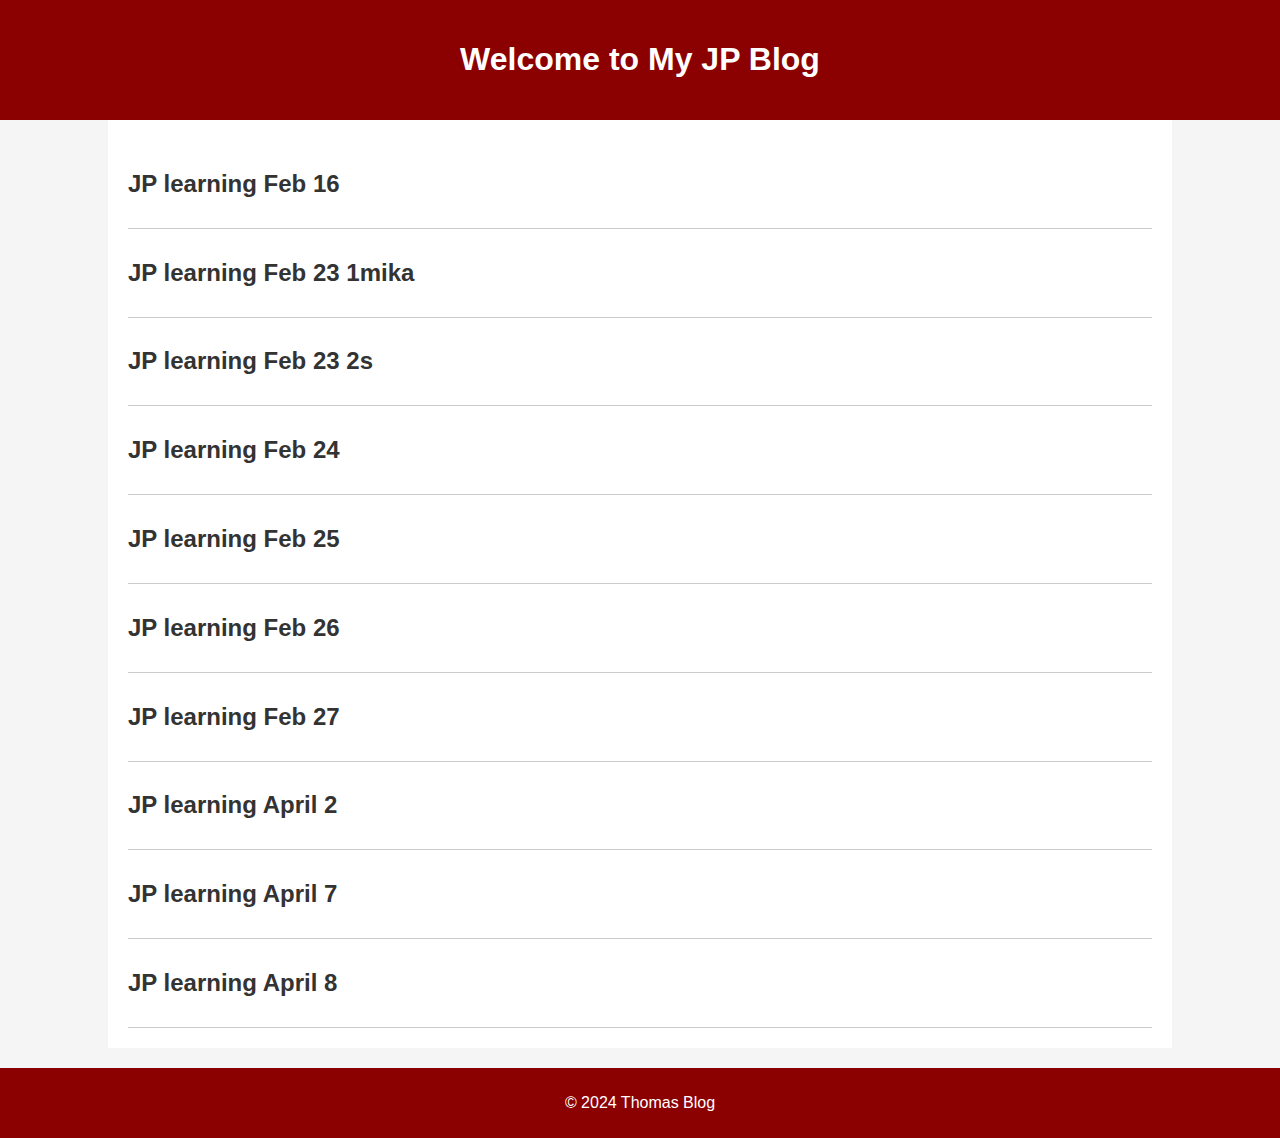
<file: index.html>
<!DOCTYPE html>
<html lang="en">
<head>
    <meta charset="UTF-8">
    <meta name="viewport" content="width=device-width, initial-scale=1.0">
    <title>My Blog</title>
    <link rel="stylesheet" href="style.css">
</head>
<body>
    <header>
        <h1>Welcome to My JP Blog</h1>
    </header>
    
    <main>
        <article>
            <h2><a href="posts/post_0214.html">JP learning Feb 16</a></h2>
        </article>

        <article>
            <h2><a href="posts/post_0223_1.html">JP learning Feb 23 1mika</a></h2>
        </article>

        <article>
            <h2><a href="posts/post_0223_2.html">JP learning Feb 23 2s</a></h2>
        </article>

        <article>
            <h2><a href="posts/post_0224.html">JP learning Feb 24</a></h2>
        </article>

        <article>
            <h2><a href="posts/post_0225.html">JP learning Feb 25</a></h2>
        </article>
        <article>
            <h2><a href="posts/post_0226.html">JP learning Feb 26</a></h2>
        </article>

        <article>
            <h2><a href="posts/post_0227.html">JP learning Feb 27</a></h2>
        </article>
        
        <article>
            <h2><a href="posts/post_0402.html">JP learning April 2</a></h2>
        </article>

        <article>
            <h2><a href="posts/post_0407.html">JP learning April 7</a></h2>
        </article>

         <article>
            <h2><a href="posts/post_0408.html">JP learning April 8</a></h2>
        </article>
    </main>
    
    <footer>
        <p>© 2024 Thomas Blog</p>
    </footer>
</body>
</html>
</file>
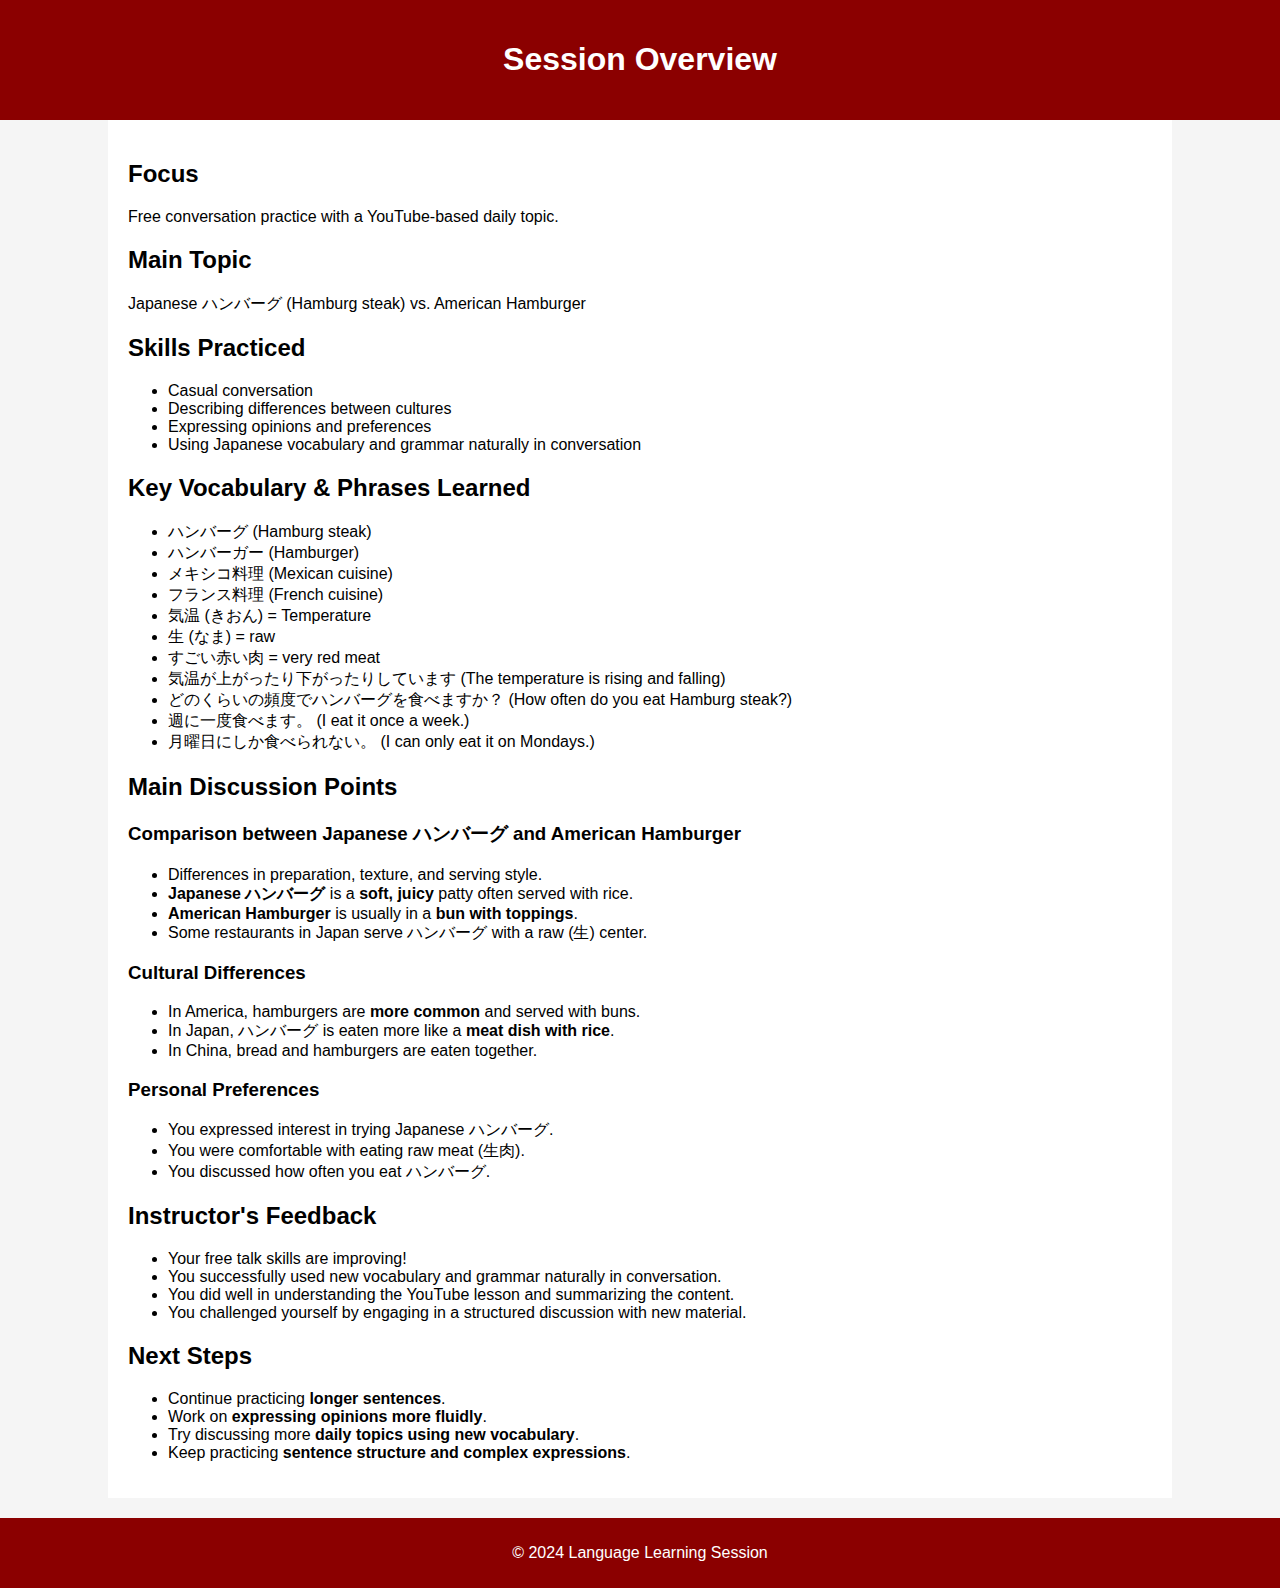
<file: posts/post_0214.html>
<!DOCTYPE html>
<html lang="en">
<head>
    <meta charset="UTF-8">
    <meta name="viewport" content="width=device-width, initial-scale=1.0">
    <title>Japanese ハンバーグ vs. American Hamburger</title>
    <link rel="stylesheet" href="../style.css">
</head>
<body>
    <header>
        <h1>Session Overview</h1>
    </header>
    
    <main>
        <h2>Focus</h2>
        <p>Free conversation practice with a YouTube-based daily topic.</p>
        
        <h2>Main Topic</h2>
        <p>Japanese ハンバーグ (Hamburg steak) vs. American Hamburger</p>
        
        <h2>Skills Practiced</h2>
        <ul>
            <li>Casual conversation</li>
            <li>Describing differences between cultures</li>
            <li>Expressing opinions and preferences</li>
            <li>Using Japanese vocabulary and grammar naturally in conversation</li>
        </ul>
        
        <h2>Key Vocabulary & Phrases Learned</h2>
        <ul>
            <li>ハンバーグ (Hamburg steak)</li>
            <li>ハンバーガー (Hamburger)</li>
            <li>メキシコ料理 (Mexican cuisine)</li>
            <li>フランス料理 (French cuisine)</li>
            <li>気温 (きおん) = Temperature</li>
            <li>生 (なま) = raw</li>
            <li>すごい赤い肉 = very red meat</li>
            <li>気温が上がったり下がったりしています (The temperature is rising and falling)</li>
            <li>どのくらいの頻度でハンバーグを食べますか？ (How often do you eat Hamburg steak?)</li>
            <li>週に一度食べます。 (I eat it once a week.)</li>
            <li>月曜日にしか食べられない。 (I can only eat it on Mondays.)</li>
        </ul>
        
        <h2>Main Discussion Points</h2>
        <h3>Comparison between Japanese ハンバーグ and American Hamburger</h3>
        <ul>
            <li>Differences in preparation, texture, and serving style.</li>
            <li><strong>Japanese ハンバーグ</strong> is a <strong>soft, juicy</strong> patty often served with rice.</li>
            <li><strong>American Hamburger</strong> is usually in a <strong>bun with toppings</strong>.</li>
            <li>Some restaurants in Japan serve ハンバーグ with a raw (生) center.</li>
        </ul>
        
        <h3>Cultural Differences</h3>
        <ul>
            <li>In America, hamburgers are <strong>more common</strong> and served with buns.</li>
            <li>In Japan, ハンバーグ is eaten more like a <strong>meat dish with rice</strong>.</li>
            <li>In China, bread and hamburgers are eaten together.</li>
        </ul>
        
        <h3>Personal Preferences</h3>
        <ul>
            <li>You expressed interest in trying Japanese ハンバーグ.</li>
            <li>You were comfortable with eating raw meat (生肉).</li>
            <li>You discussed how often you eat ハンバーグ.</li>
        </ul>
        
        <h2>Instructor's Feedback</h2>
        <ul>
            <li>Your free talk skills are improving!</li>
            <li>You successfully used new vocabulary and grammar naturally in conversation.</li>
            <li>You did well in understanding the YouTube lesson and summarizing the content.</li>
            <li>You challenged yourself by engaging in a structured discussion with new material.</li>
        </ul>
        
        <h2>Next Steps</h2>
        <ul>
            <li>Continue practicing <strong>longer sentences</strong>.</li>
            <li>Work on <strong>expressing opinions more fluidly</strong>.</li>
            <li>Try discussing more <strong>daily topics using new vocabulary</strong>.</li>
            <li>Keep practicing <strong>sentence structure and complex expressions</strong>.</li>
        </ul>
        
    </main>
    
    <footer>
        <p>© 2024 Language Learning Session</p>
    </footer>
</body>
</html>
</file>
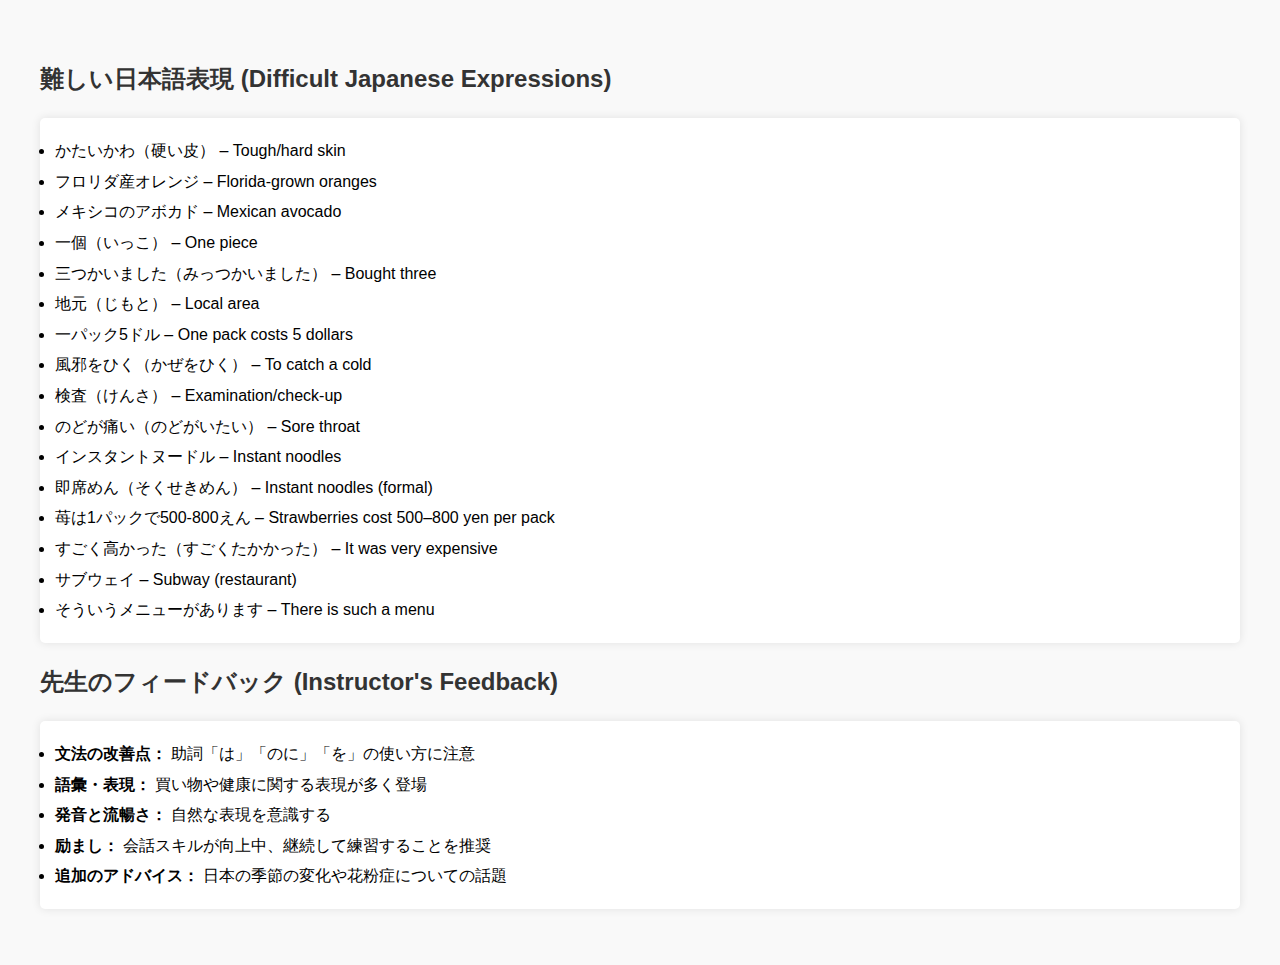
<file: posts/post_0223_1.html>
<!DOCTYPE html>
<html lang="ja">
<head>
    <meta charset="UTF-8">
    <meta name="viewport" content="width=device-width, initial-scale=1.0">
    <title>Japanese Lesson Summary</title>
    <style>
        body {
            font-family: Arial, sans-serif;
            line-height: 1.6;
            margin: 20px;
            padding: 20px;
            background-color: #f9f9f9;
        }
        h2 {
            color: #333;
        }
        ul {
            background: #fff;
            padding: 15px;
            border-radius: 5px;
            box-shadow: 0 0 10px rgba(0, 0, 0, 0.1);
        }
        li {
            margin: 5px 0;
        }
    </style>
</head>
<body>
    <h2>難しい日本語表現 (Difficult Japanese Expressions)</h2>
    <ul>
        <li>かたいかわ（硬い皮） – Tough/hard skin</li>
        <li>フロリダ産オレンジ – Florida-grown oranges</li>
        <li>メキシコのアボカド – Mexican avocado</li>
        <li>一個（いっこ） – One piece</li>
        <li>三つかいました（みっつかいました） – Bought three</li>
        <li>地元（じもと） – Local area</li>
        <li>一パック5ドル – One pack costs 5 dollars</li>
        <li>風邪をひく（かぜをひく） – To catch a cold</li>
        <li>検査（けんさ） – Examination/check-up</li>
        <li>のどが痛い（のどがいたい） – Sore throat</li>
        <li>インスタントヌードル – Instant noodles</li>
        <li>即席めん（そくせきめん） – Instant noodles (formal)</li>
        <li>苺は1パックで500-800えん – Strawberries cost 500–800 yen per pack</li>
        <li>すごく高かった（すごくたかかった） – It was very expensive</li>
        <li>サブウェイ – Subway (restaurant)</li>
        <li>そういうメニューがあります – There is such a menu</li>
    </ul>

    <h2>先生のフィードバック (Instructor's Feedback)</h2>
    <ul>
        <li><strong>文法の改善点：</strong> 助詞「は」「のに」「を」の使い方に注意</li>
        <li><strong>語彙・表現：</strong> 買い物や健康に関する表現が多く登場</li>
        <li><strong>発音と流暢さ：</strong> 自然な表現を意識する</li>
        <li><strong>励まし：</strong> 会話スキルが向上中、継続して練習することを推奨</li>
        <li><strong>追加のアドバイス：</strong> 日本の季節の変化や花粉症についての話題</li>
    </ul>
</body>
</html>
</file>
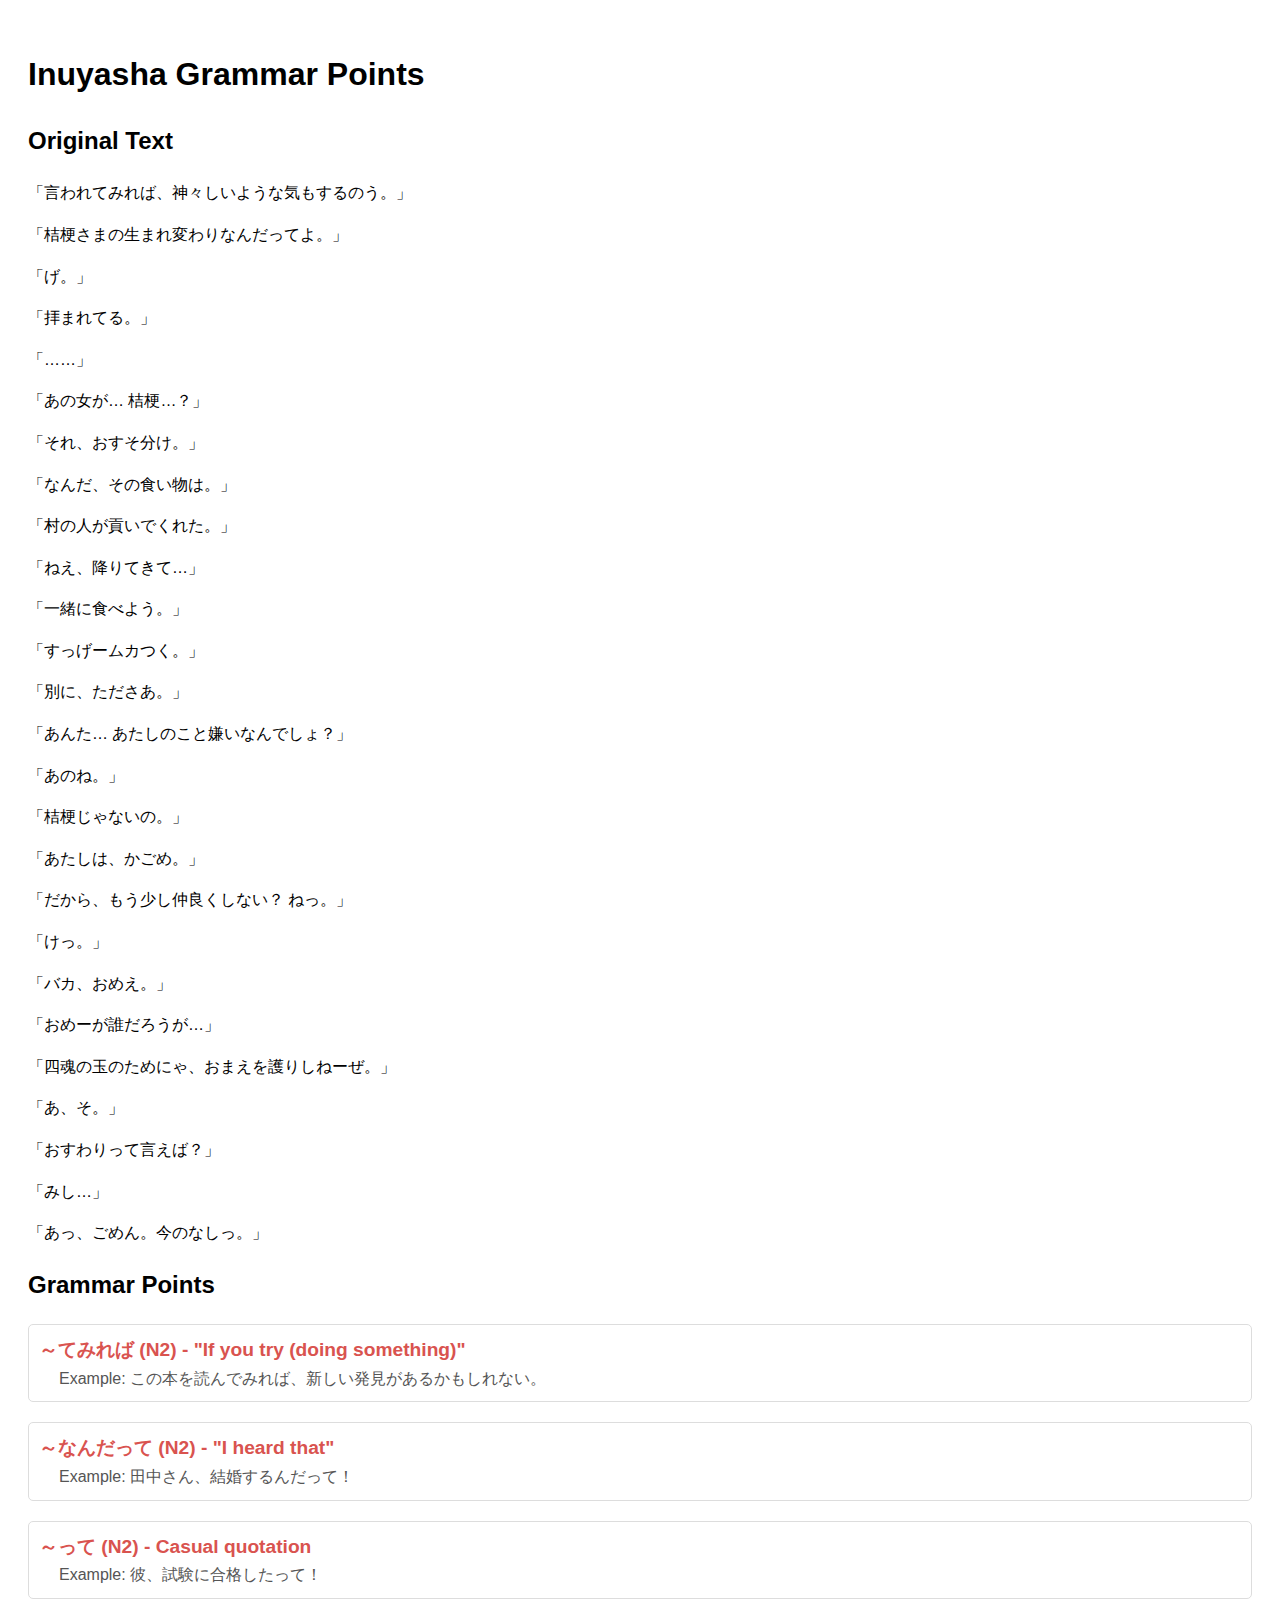
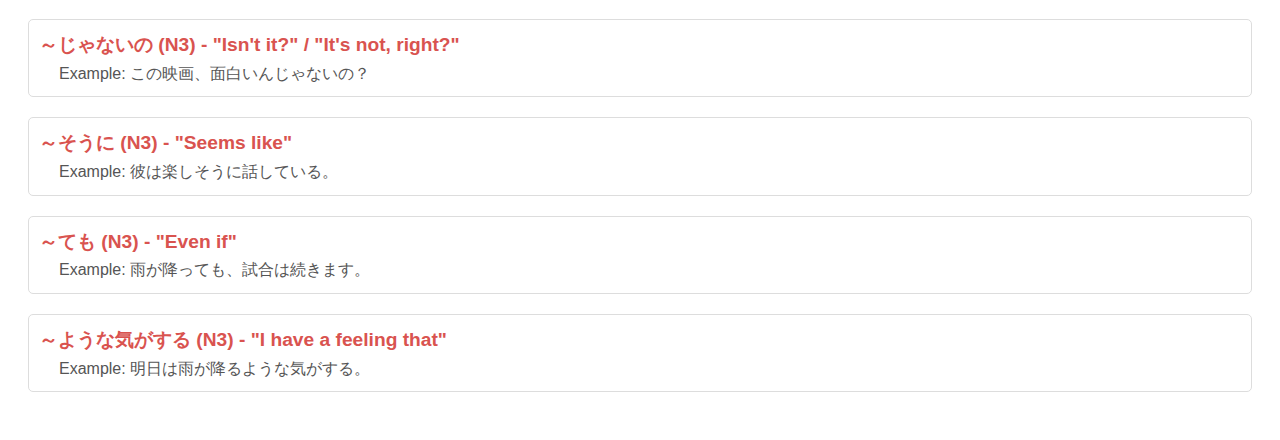
<file: posts/post_0223_2.html>
<!DOCTYPE html>
<html lang="ja">
<head>
    <meta charset="UTF-8">
    <meta name="viewport" content="width=device-width, initial-scale=1.0">
    <title>Inuyasha Grammar Points</title>
    <style>
        body { font-family: Arial, sans-serif; line-height: 1.6; padding: 20px; }
        .grammar-point { margin-bottom: 20px; padding: 10px; border: 1px solid #ddd; border-radius: 5px; }
        .original-text { font-weight: bold; color: #333; }
        .grammar-title { font-size: 1.2em; font-weight: bold; color: #d9534f; }
        .example { margin-left: 20px; color: #555; }
    </style>
</head>
<body>
    <h1>Inuyasha Grammar Points</h1>
    
    <h2>Original Text</h2>
    <p>「言われてみれば、神々しいような気もするのう。」</p>
    <p>「桔梗さまの生まれ変わりなんだってよ。」</p>
    <p>「げ。」</p>
    <p>「拝まれてる。」</p>
    <p>「……」</p>
    <p>「あの女が… 桔梗…？」</p>
    <p>「それ、おすそ分け。」</p>
    <p>「なんだ、その食い物は。」</p>
    <p>「村の人が貢いでくれた。」</p>
    <p>「ねえ、降りてきて…」</p>
    <p>「一緒に食べよう。」</p>
    <p>「すっげームカつく。」</p>
    <p>「別に、たださあ。」</p>
    <p>「あんた… あたしのこと嫌いなんでしょ？」</p>
    <p>「あのね。」</p>
    <p>「桔梗じゃないの。」</p>
    <p>「あたしは、かごめ。」</p>
    <p>「だから、もう少し仲良くしない？ ねっ。」</p>
    <p>「けっ。」</p>
    <p>「バカ、おめえ。」</p>
    <p>「おめーが誰だろうが…」</p>
    <p>「四魂の玉のためにゃ、おまえを護りしねーぜ。」</p>
    <p>「あ、そ。」</p>
    <p>「おすわりって言えば？」</p>
    <p>「みし…」</p>
    <p>「あっ、ごめん。今のなしっ。」</p>
    
    <h2>Grammar Points</h2>
    <div class="grammar-point">
        <div class="grammar-title">～てみれば (N2) - "If you try (doing something)"</div>
        <div class="example">Example: この本を読んでみれば、新しい発見があるかもしれない。</div>
    </div>

    <div class="grammar-point">
        <div class="grammar-title">～なんだって (N2) - "I heard that"</div>
        <div class="example">Example: 田中さん、結婚するんだって！</div>
    </div>

    <div class="grammar-point">
        <div class="grammar-title">～って (N2) - Casual quotation</div>
        <div class="example">Example: 彼、試験に合格したって！</div>
    </div>

    <div class="grammar-point">
        <div class="grammar-title">～じゃないの (N3) - "Isn't it?" / "It's not, right?"</div>
        <div class="example">Example: この映画、面白いんじゃないの？</div>
    </div>

    <div class="grammar-point">
        <div class="grammar-title">～そうに (N3) - "Seems like"</div>
        <div class="example">Example: 彼は楽しそうに話している。</div>
    </div>

    <div class="grammar-point">
        <div class="grammar-title">～ても (N3) - "Even if"</div>
        <div class="example">Example: 雨が降っても、試合は続きます。</div>
    </div>

    <div class="grammar-point">
        <div class="grammar-title">～ような気がする (N3) - "I have a feeling that"</div>
        <div class="example">Example: 明日は雨が降るような気がする。</div>
    </div>
</body>
</html>
</file>
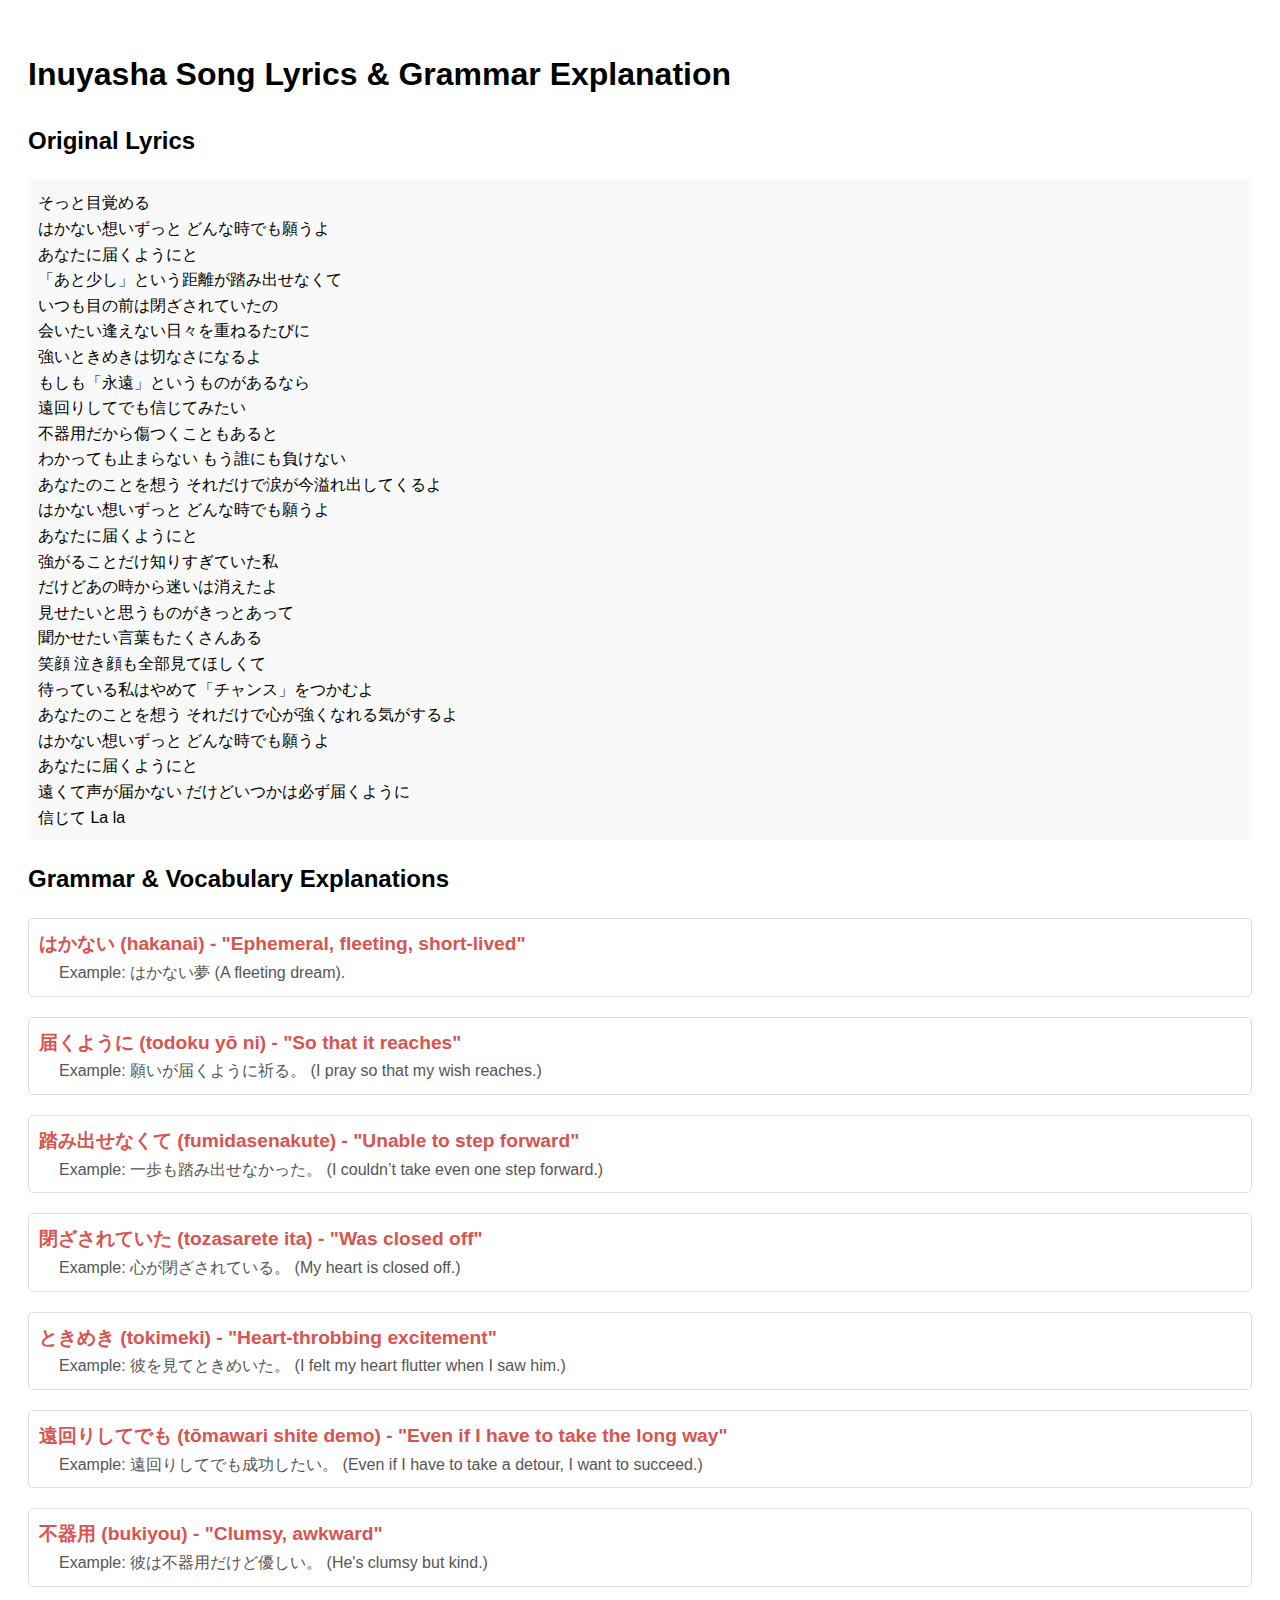
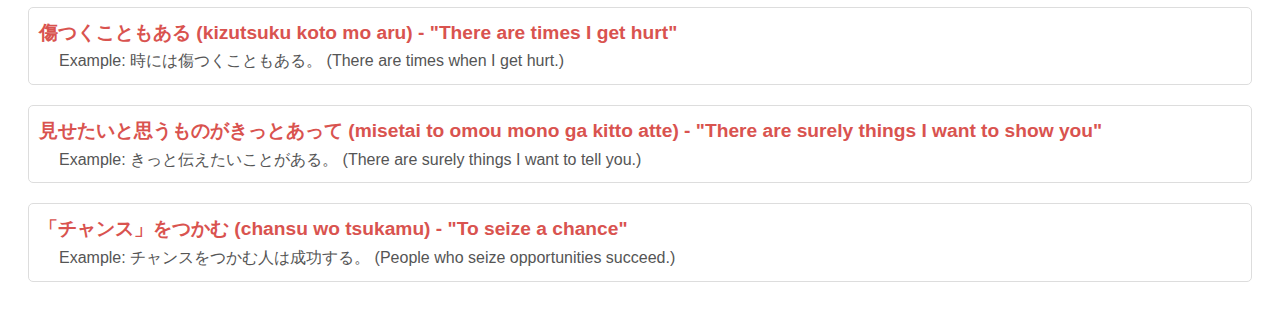
<file: posts/post_0224.html>
<!DOCTYPE html>
<html lang="ja">
<head>
    <meta charset="UTF-8">
    <meta name="viewport" content="width=device-width, initial-scale=1.0">
    <title>Inuyasha Song Lyrics & Grammar Explanation</title>
    <style>
        body { font-family: Arial, sans-serif; line-height: 1.6; padding: 20px; }
        .lyrics { background-color: #f9f9f9; padding: 10px; border-radius: 5px; }
        .grammar-point { margin-bottom: 20px; padding: 10px; border: 1px solid #ddd; border-radius: 5px; }
        .original-text { font-weight: bold; color: #333; }
        .grammar-title { font-size: 1.2em; font-weight: bold; color: #d9534f; }
        .example { margin-left: 20px; color: #555; }
    </style>
</head>
<body>
    <h1>Inuyasha Song Lyrics & Grammar Explanation</h1>
    
    <h2>Original Lyrics</h2>
    <div class="lyrics">
        そっと目覚める<br>
        はかない想いずっと どんな時でも願うよ<br>
        あなたに届くようにと<br>
        「あと少し」という距離が踏み出せなくて<br>
        いつも目の前は閉ざされていたの<br>
        会いたい逢えない日々を重ねるたびに<br>
        強いときめきは切なさになるよ<br>
        もしも「永遠」というものがあるなら<br>
        遠回りしてでも信じてみたい<br>
        不器用だから傷つくこともあると<br>
        わかっても止まらない もう誰にも負けない<br>
        あなたのことを想う それだけで涙が今溢れ出してくるよ<br>
        はかない想いずっと どんな時でも願うよ<br>
        あなたに届くようにと<br>
        強がることだけ知りすぎていた私<br>
        だけどあの時から迷いは消えたよ<br>
        見せたいと思うものがきっとあって<br>
        聞かせたい言葉もたくさんある<br>
        笑顔 泣き顔も全部見てほしくて<br>
        待っている私はやめて「チャンス」をつかむよ<br>
        あなたのことを想う それだけで心が強くなれる気がするよ<br>
        はかない想いずっと どんな時でも願うよ<br>
        あなたに届くようにと<br>
        遠くて声が届かない だけどいつかは必ず届くように<br>
        信じて La la<br>
    </div>
    
    <h2>Grammar & Vocabulary Explanations</h2>
    
    <div class="grammar-point">
        <div class="grammar-title">はかない (hakanai) - "Ephemeral, fleeting, short-lived"</div>
        <div class="example">Example: はかない夢 (A fleeting dream).</div>
    </div>
    
    <div class="grammar-point">
        <div class="grammar-title">届くように (todoku yō ni) - "So that it reaches"</div>
        <div class="example">Example: 願いが届くように祈る。 (I pray so that my wish reaches.)</div>
    </div>

    <div class="grammar-point">
        <div class="grammar-title">踏み出せなくて (fumidasenakute) - "Unable to step forward"</div>
        <div class="example">Example: 一歩も踏み出せなかった。 (I couldn’t take even one step forward.)</div>
    </div>
    
    <div class="grammar-point">
        <div class="grammar-title">閉ざされていた (tozasarete ita) - "Was closed off"</div>
        <div class="example">Example: 心が閉ざされている。 (My heart is closed off.)</div>
    </div>
    
    <div class="grammar-point">
        <div class="grammar-title">ときめき (tokimeki) - "Heart-throbbing excitement"</div>
        <div class="example">Example: 彼を見てときめいた。 (I felt my heart flutter when I saw him.)</div>
    </div>
    
    <div class="grammar-point">
        <div class="grammar-title">遠回りしてでも (tōmawari shite demo) - "Even if I have to take the long way"</div>
        <div class="example">Example: 遠回りしてでも成功したい。 (Even if I have to take a detour, I want to succeed.)</div>
    </div>
    
    <div class="grammar-point">
        <div class="grammar-title">不器用 (bukiyou) - "Clumsy, awkward"</div>
        <div class="example">Example: 彼は不器用だけど優しい。 (He's clumsy but kind.)</div>
    </div>
    
    <div class="grammar-point">
        <div class="grammar-title">傷つくこともある (kizutsuku koto mo aru) - "There are times I get hurt"</div>
        <div class="example">Example: 時には傷つくこともある。 (There are times when I get hurt.)</div>
    </div>
    
    <div class="grammar-point">
        <div class="grammar-title">見せたいと思うものがきっとあって (misetai to omou mono ga kitto atte) - "There are surely things I want to show you"</div>
        <div class="example">Example: きっと伝えたいことがある。 (There are surely things I want to tell you.)</div>
    </div>
    
    <div class="grammar-point">
        <div class="grammar-title">「チャンス」をつかむ (chansu wo tsukamu) - "To seize a chance"</div>
        <div class="example">Example: チャンスをつかむ人は成功する。 (People who seize opportunities succeed.)</div>
    </div>
</body>
</html>
</file>
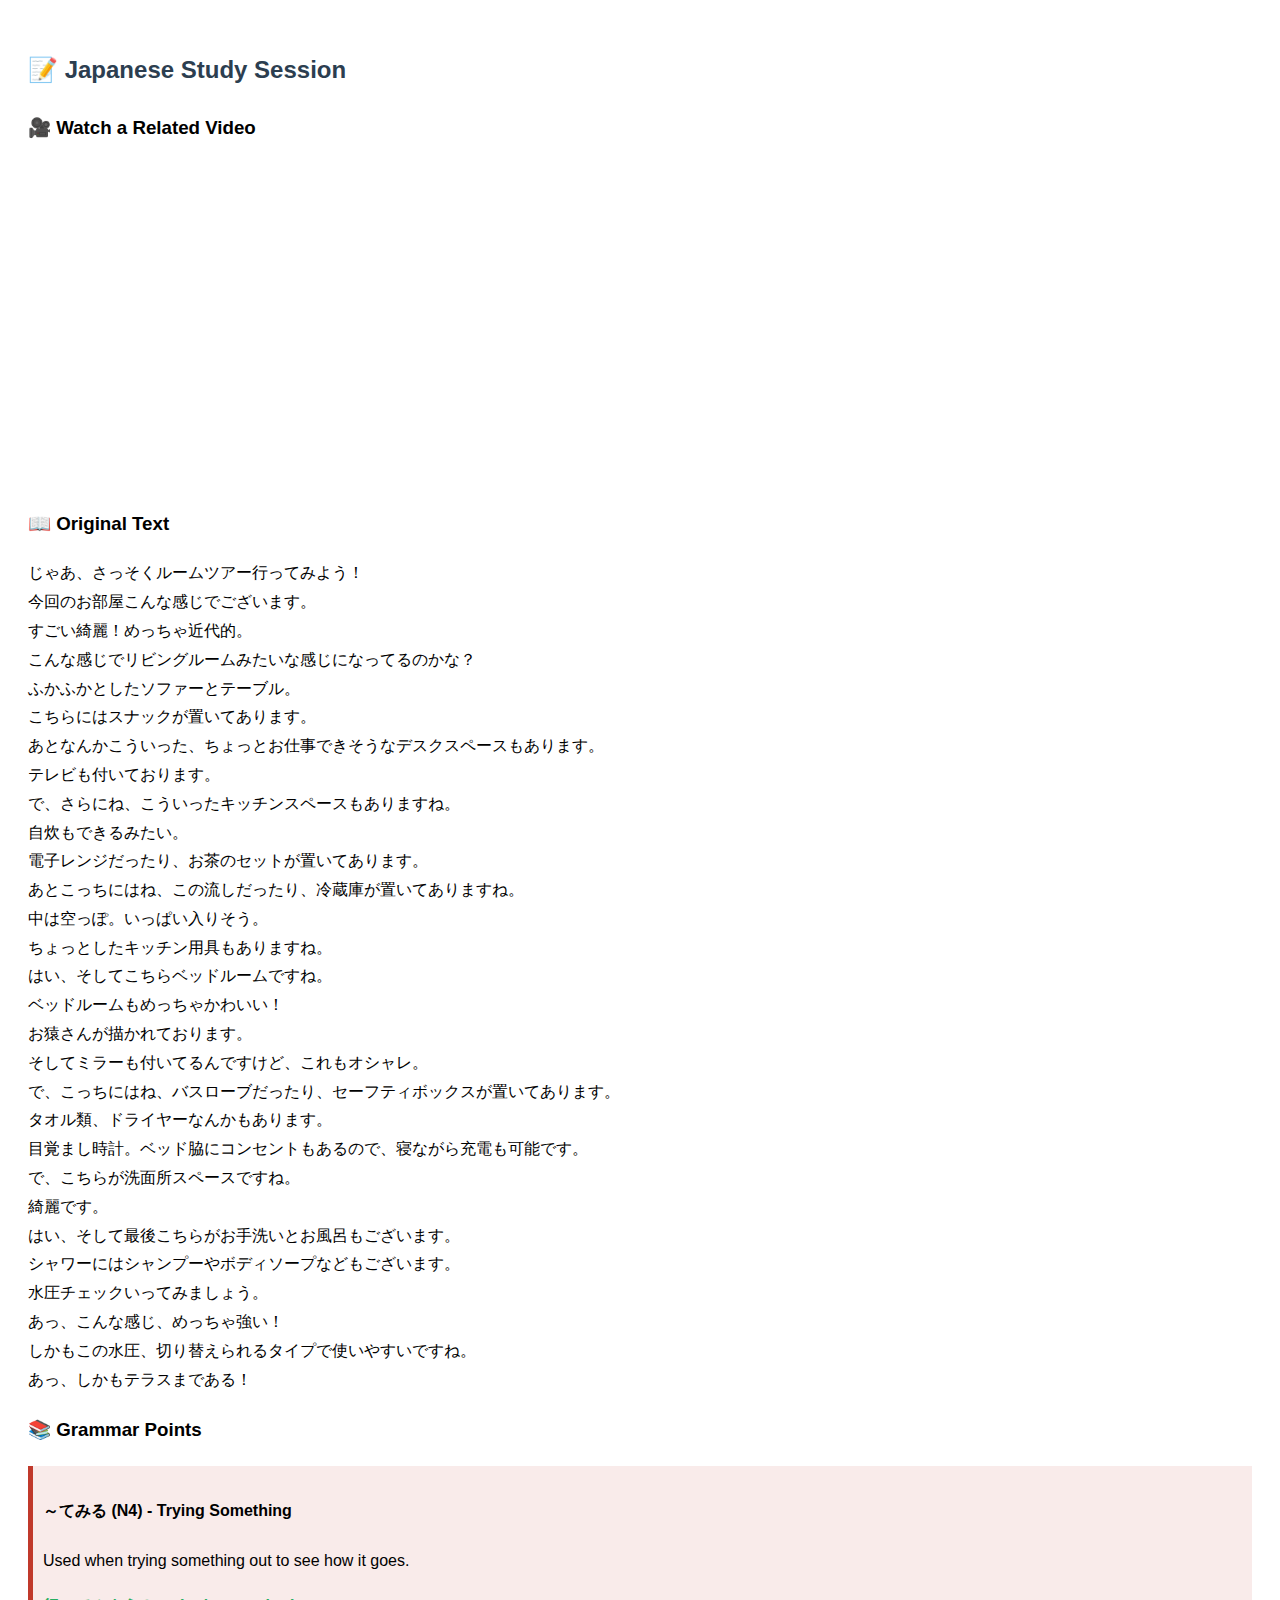
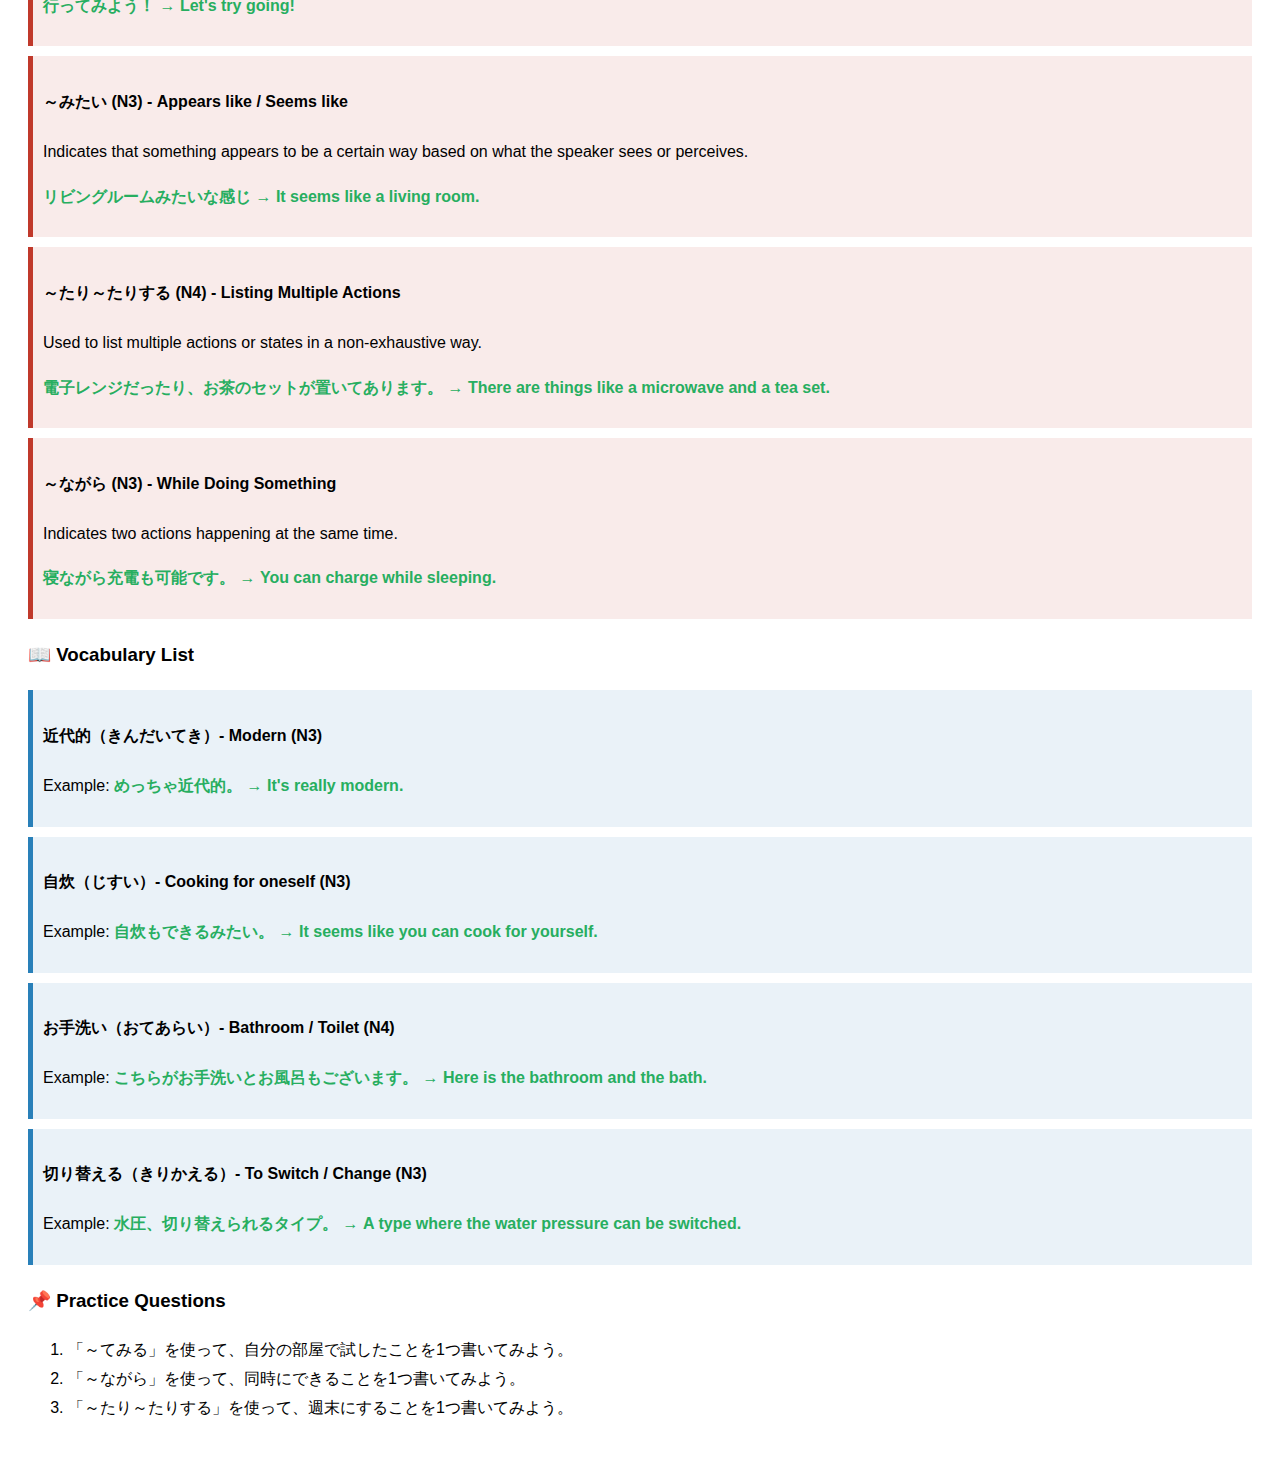
<file: posts/post_0225.html>
<!DOCTYPE html>
<html lang="ja">
<head>
    <meta charset="UTF-8">
    <meta name="viewport" content="width=device-width, initial-scale=1.0">
    <title>Japanese Study Session</title>
    <style>
        body {
            font-family: Arial, sans-serif;
            line-height: 1.8;
            padding: 20px;
        }
        h2 {
            color: #2C3E50;
        }
        .grammar-point {
            background-color: #F9EBEA;
            padding: 10px;
            border-left: 5px solid #C0392B;
            margin-bottom: 10px;
        }
        .vocab {
            background-color: #EAF2F8;
            padding: 10px;
            border-left: 5px solid #2980B9;
            margin-bottom: 10px;
        }
        .example {
            font-weight: bold;
            color: #27AE60;
        }
    </style>
</head>
<body>

    <h2>📝 Japanese Study Session</h2>
    <h3>🎥 Watch a Related Video</h3>
    <iframe width="560" height="315" 
        src="https://www.youtube.com/embed/4yjVjnYLU2Q" 
        title="YouTube video player" frameborder="0" 
        allow="accelerometer; autoplay; clipboard-write; encrypted-media; gyroscope; picture-in-picture" 
        allowfullscreen>
    </iframe>
    <h3>📖 Original Text</h3>
    <p>
        じゃあ、さっそくルームツアー行ってみよう！<br>
        今回のお部屋こんな感じでございます。<br>
        すごい綺麗！めっちゃ近代的。<br>
        こんな感じでリビングルームみたいな感じになってるのかな？<br>
        ふかふかとしたソファーとテーブル。<br>
        こちらにはスナックが置いてあります。<br>
        あとなんかこういった、ちょっとお仕事できそうなデスクスペースもあります。<br>
        テレビも付いております。<br>
        で、さらにね、こういったキッチンスペースもありますね。<br>
        自炊もできるみたい。<br>
        電子レンジだったり、お茶のセットが置いてあります。<br>
        あとこっちにはね、この流しだったり、冷蔵庫が置いてありますね。<br>
        中は空っぽ。いっぱい入りそう。<br>
        ちょっとしたキッチン用具もありますね。<br>
        はい、そしてこちらベッドルームですね。<br>
        ベッドルームもめっちゃかわいい！<br>
        お猿さんが描かれております。<br>
        そしてミラーも付いてるんですけど、これもオシャレ。<br>
        で、こっちにはね、バスローブだったり、セーフティボックスが置いてあります。<br>
        タオル類、ドライヤーなんかもあります。<br>
        目覚まし時計。ベッド脇にコンセントもあるので、寝ながら充電も可能です。<br>
        で、こちらが洗面所スペースですね。<br>
        綺麗です。<br>
        はい、そして最後こちらがお手洗いとお風呂もございます。<br>
        シャワーにはシャンプーやボディソープなどもございます。<br>
        水圧チェックいってみましょう。<br>
        あっ、こんな感じ、めっちゃ強い！<br>
        しかもこの水圧、切り替えられるタイプで使いやすいですね。<br>
        あっ、しかもテラスまである！<br>
    </p>

    <h3>📚 Grammar Points</h3>

    <div class="grammar-point">
        <h4>～てみる (N4) - Trying Something</h4>
        <p>Used when trying something out to see how it goes.</p>
        <p class="example">行ってみよう！ → Let's try going!</p>
    </div>

    <div class="grammar-point">
        <h4>～みたい (N3) - Appears like / Seems like</h4>
        <p>Indicates that something appears to be a certain way based on what the speaker sees or perceives.</p>
        <p class="example">リビングルームみたいな感じ → It seems like a living room.</p>
    </div>

    <div class="grammar-point">
        <h4>～たり～たりする (N4) - Listing Multiple Actions</h4>
        <p>Used to list multiple actions or states in a non-exhaustive way.</p>
        <p class="example">電子レンジだったり、お茶のセットが置いてあります。 → There are things like a microwave and a tea set.</p>
    </div>

    <div class="grammar-point">
        <h4>～ながら (N3) - While Doing Something</h4>
        <p>Indicates two actions happening at the same time.</p>
        <p class="example">寝ながら充電も可能です。 → You can charge while sleeping.</p>
    </div>

    <h3>📖 Vocabulary List</h3>

    <div class="vocab">
        <h4>近代的（きんだいてき）- Modern (N3)</h4>
        <p>Example: <span class="example">めっちゃ近代的。 → It's really modern.</span></p>
    </div>

    <div class="vocab">
        <h4>自炊（じすい）- Cooking for oneself (N3)</h4>
        <p>Example: <span class="example">自炊もできるみたい。 → It seems like you can cook for yourself.</span></p>
    </div>

    <div class="vocab">
        <h4>お手洗い（おてあらい）- Bathroom / Toilet (N4)</h4>
        <p>Example: <span class="example">こちらがお手洗いとお風呂もございます。 → Here is the bathroom and the bath.</span></p>
    </div>

    <div class="vocab">
        <h4>切り替える（きりかえる）- To Switch / Change (N3)</h4>
        <p>Example: <span class="example">水圧、切り替えられるタイプ。 → A type where the water pressure can be switched.</span></p>
    </div>

    <h3>📌 Practice Questions</h3>
    <ol>
        <li>「～てみる」を使って、自分の部屋で試したことを1つ書いてみよう。</li>
        <li>「～ながら」を使って、同時にできることを1つ書いてみよう。</li>
        <li>「～たり～たりする」を使って、週末にすることを1つ書いてみよう。</li>
    </ol>

</body>
</html>
</file>
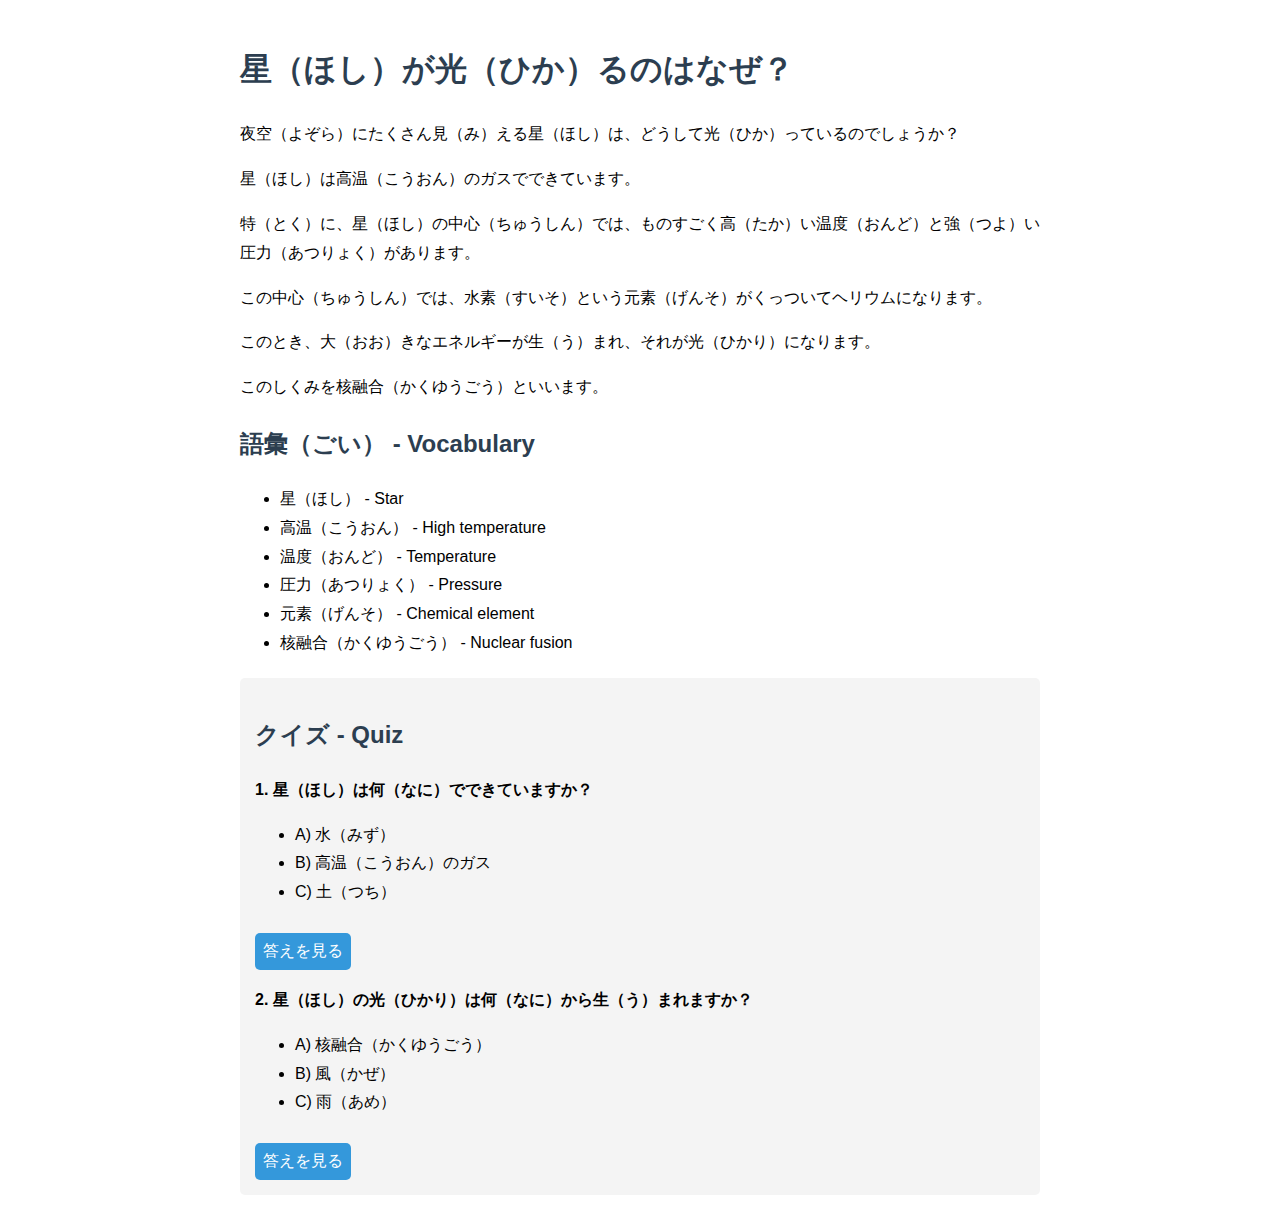
<file: posts/post_0226.html>
<!DOCTYPE html>
<html lang="ja">
<head>
    <meta charset="UTF-8">
    <meta name="viewport" content="width=device-width, initial-scale=1.0">
    <title>Japanese Learning - 星が光るのはなぜ？</title>
    <style>
        body {
            font-family: Arial, sans-serif;
            line-height: 1.8;
            padding: 20px;
            max-width: 800px;
            margin: auto;
        }
        h1, h2 {
            color: #2c3e50;
        }
        .furigana {
            font-size: 0.9em;
            color: gray;
        }
        .quiz {
            margin-top: 20px;
            background-color: #f4f4f4;
            padding: 15px;
            border-radius: 5px;
        }
        .answer {
            display: none;
            color: green;
            font-weight: bold;
        }
        button {
            margin-top: 10px;
            padding: 8px;
            background-color: #3498db;
            color: white;
            border: none;
            cursor: pointer;
            font-size: 1em;
            border-radius: 5px;
        }
        button:hover {
            background-color: #2980b9;
        }
    </style>
</head>
<body>

    <h1>星（ほし）が光（ひか）るのはなぜ？</h1>

    <p>夜空（よぞら）にたくさん見（み）える星（ほし）は、どうして光（ひか）っているのでしょうか？</p>
    <p>星（ほし）は高温（こうおん）のガスでできています。</p>
    <p>特（とく）に、星（ほし）の中心（ちゅうしん）では、ものすごく高（たか）い温度（おんど）と強（つよ）い圧力（あつりょく）があります。</p>
    <p>この中心（ちゅうしん）では、水素（すいそ）という元素（げんそ）がくっついてヘリウムになります。</p>
    <p>このとき、大（おお）きなエネルギーが生（う）まれ、それが光（ひかり）になります。</p>
    <p>このしくみを核融合（かくゆうごう）といいます。</p>

    <h2>語彙（ごい） - Vocabulary</h2>
    <ul>
        <li>星（ほし） - Star</li>
        <li>高温（こうおん） - High temperature</li>
        <li>温度（おんど） - Temperature</li>
        <li>圧力（あつりょく） - Pressure</li>
        <li>元素（げんそ） - Chemical element</li>
        <li>核融合（かくゆうごう） - Nuclear fusion</li>
    </ul>

    <div class="quiz">
        <h2>クイズ - Quiz</h2>
        <p><strong>1. 星（ほし）は何（なに）でできていますか？</strong></p>
        <ul>
            <li>A) 水（みず）</li>
            <li>B) 高温（こうおん）のガス</li>
            <li>C) 土（つち）</li>
        </ul>
        <button onclick="showAnswer('answer1')">答えを見る</button>
        <p id="answer1" class="answer">答え: B) 高温（こうおん）のガス</p>

        <p><strong>2. 星（ほし）の光（ひかり）は何（なに）から生（う）まれますか？</strong></p>
        <ul>
            <li>A) 核融合（かくゆうごう）</li>
            <li>B) 風（かぜ）</li>
            <li>C) 雨（あめ）</li>
        </ul>
        <button onclick="showAnswer('answer2')">答えを見る</button>
        <p id="answer2" class="answer">答え: A) 核融合（かくゆうごう）</p>
    </div>

    <script>
        function showAnswer(id) {
            document.getElementById(id).style.display = "block";
        }
    </script>

</body>
</html>
</file>
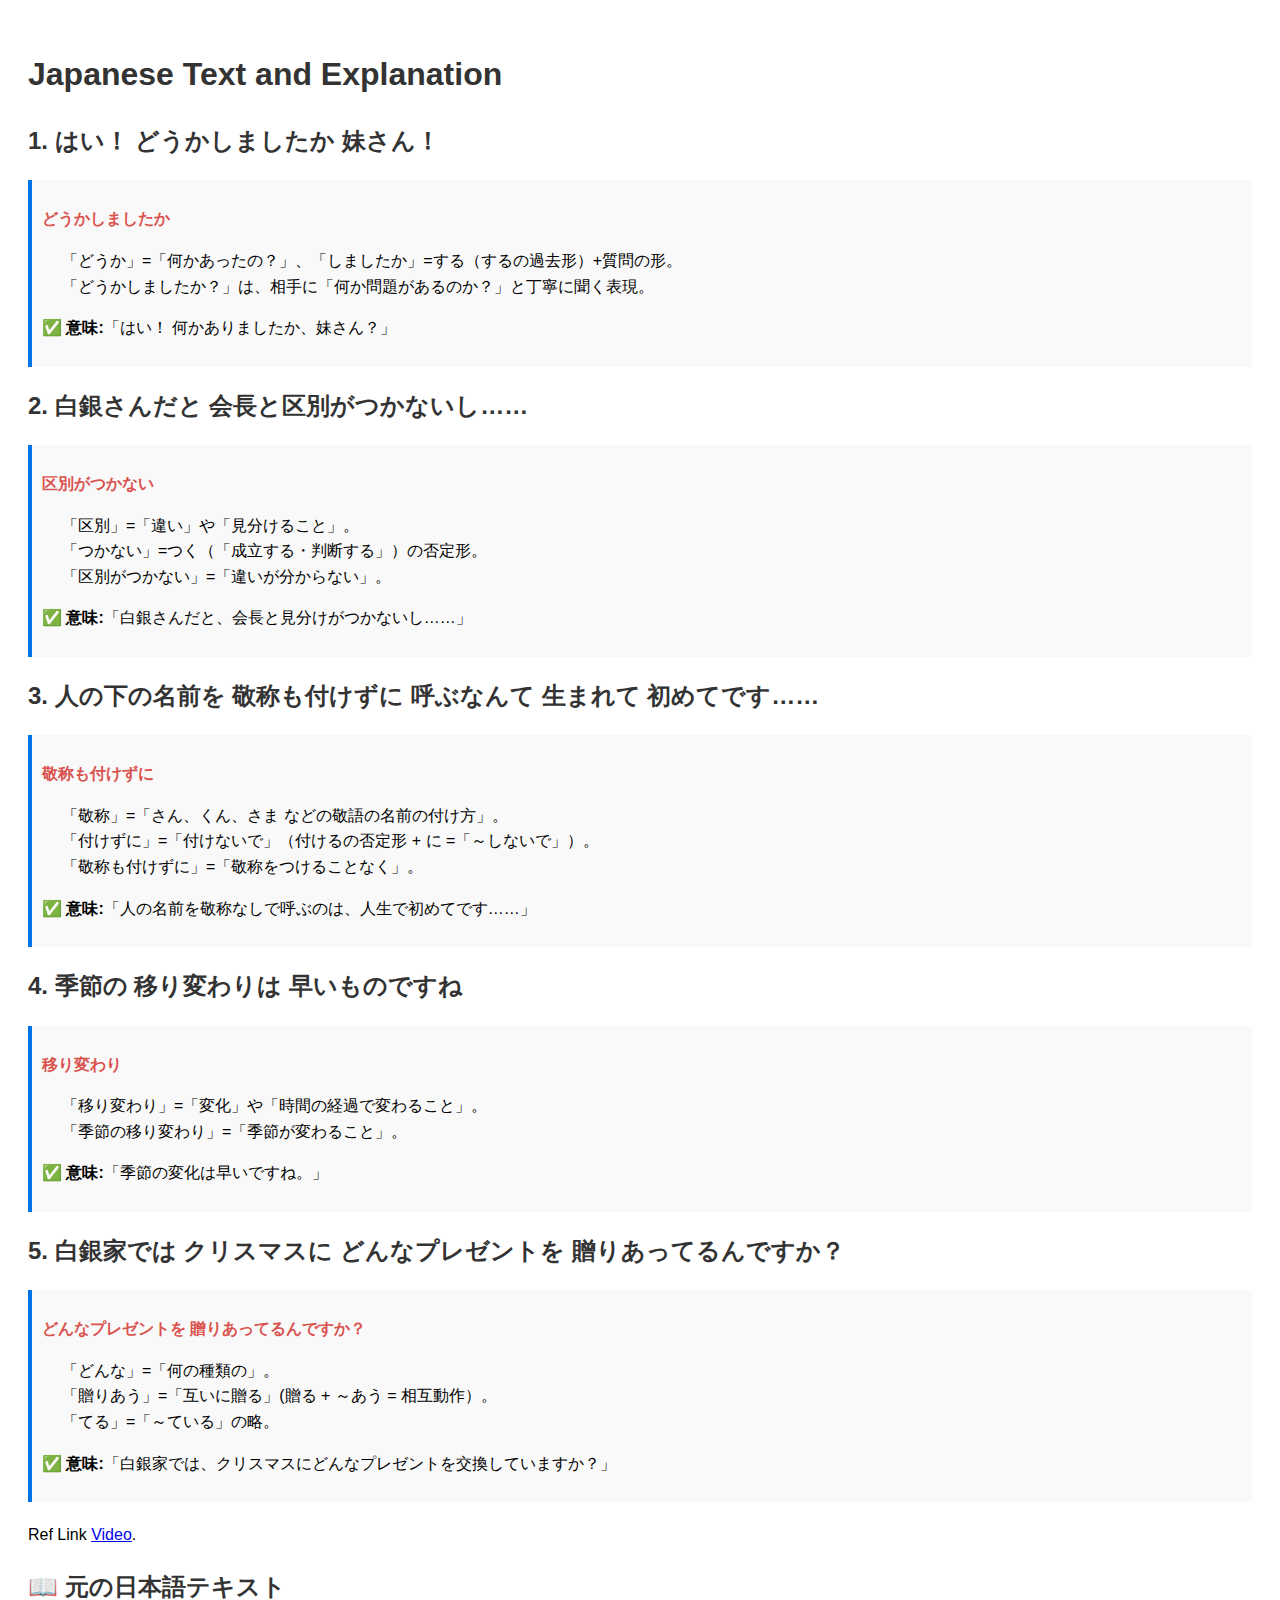
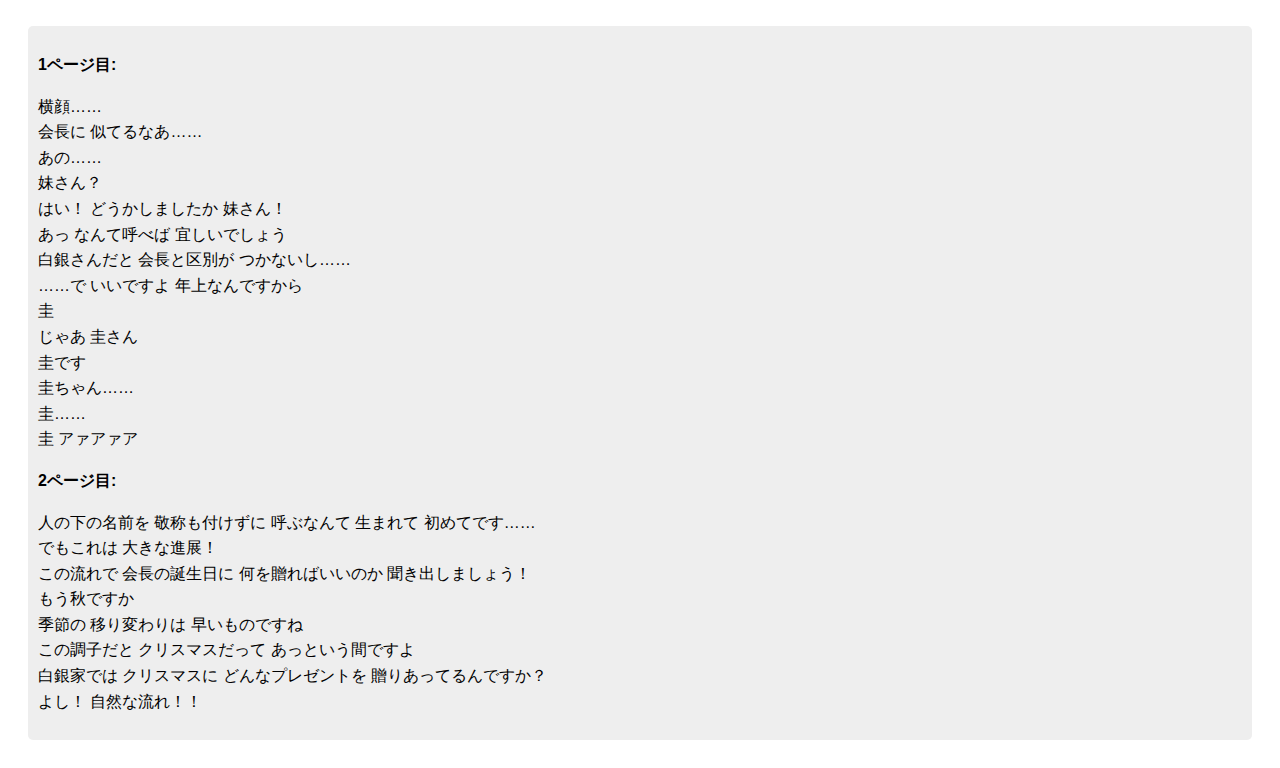
<file: posts/post_0227.html>
<!DOCTYPE html>
<html lang="ja">
<head>
    <meta charset="UTF-8">
    <meta name="viewport" content="width=device-width, initial-scale=1.0">
    <title>Japanese Text Explanation</title>
    <style>
        body { font-family: Arial, sans-serif; line-height: 1.6; padding: 20px; }
        h1, h2 { color: #333; }
        .section { margin-bottom: 20px; padding: 10px; border-left: 4px solid #0073e6; background: #f9f9f9; }
        .japanese { font-weight: bold; color: #d9534f; }
        .explanation { margin-left: 20px; }
        .original-text { background: #eee; padding: 10px; border-radius: 5px; }
    </style>
</head>
<body>

    <h1>Japanese Text and Explanation</h1>

    <h2>1. はい！ どうかしましたか 妹さん！</h2>
    <div class="section">
        <p class="japanese">どうかしましたか</p>
        <p class="explanation">「どうか」=「何かあったの？」、「しましたか」=する（するの過去形）+質問の形。<br>
        「どうかしましたか？」は、相手に「何か問題があるのか？」と丁寧に聞く表現。</p>
        <p><strong>✅ 意味:</strong>「はい！ 何かありましたか、妹さん？」</p>
    </div>

    <h2>2. 白銀さんだと 会長と区別がつかないし……</h2>
    <div class="section">
        <p class="japanese">区別がつかない</p>
        <p class="explanation">「区別」=「違い」や「見分けること」。<br>
        「つかない」=つく（「成立する・判断する」）の否定形。<br>
        「区別がつかない」=「違いが分からない」。</p>
        <p><strong>✅ 意味:</strong>「白銀さんだと、会長と見分けがつかないし……」</p>
    </div>

    <h2>3. 人の下の名前を 敬称も付けずに 呼ぶなんて 生まれて 初めてです……</h2>
    <div class="section">
        <p class="japanese">敬称も付けずに</p>
        <p class="explanation">「敬称」=「さん、くん、さま などの敬語の名前の付け方」。<br>
        「付けずに」=「付けないで」（付けるの否定形 + に =「～しないで」）。<br>
        「敬称も付けずに」=「敬称をつけることなく」。</p>
        <p><strong>✅ 意味:</strong>「人の名前を敬称なしで呼ぶのは、人生で初めてです……」</p>
    </div>

    <h2>4. 季節の 移り変わりは 早いものですね</h2>
    <div class="section">
        <p class="japanese">移り変わり</p>
        <p class="explanation">「移り変わり」=「変化」や「時間の経過で変わること」。<br>
        「季節の移り変わり」=「季節が変わること」。</p>
        <p><strong>✅ 意味:</strong>「季節の変化は早いですね。」</p>
    </div>

    <h2>5. 白銀家では クリスマスに どんなプレゼントを 贈りあってるんですか？</h2>
    <div class="section">
        <p class="japanese">どんなプレゼントを 贈りあってるんですか？</p>
        <p class="explanation">「どんな」=「何の種類の」。<br>
        「贈りあう」=「互いに贈る」(贈る + ～あう = 相互動作）。<br>
        「てる」=「～ている」の略。</p>
        <p><strong>✅ 意味:</strong>「白銀家では、クリスマスにどんなプレゼントを交換していますか？」</p>
    </div>

    <p>Ref Link <a href="https://www.xgcartoon.com/video/huiyedaxiaojiexiangrangwogaobaitiancaimendelianaitounaozhandi2jiriyu-shanshou/lKlW3qaBxn.html" target="_blank">Video</a>.</p>

    
    <h2>📖 元の日本語テキスト</h2>
    <div class="original-text">
        <p><strong>1ページ目:</strong></p>
        <p>横顔……<br>会長に 似てるなあ……<br>あの……<br>妹さん？<br>はい！ どうかしましたか 妹さん！<br>あっ なんて呼べば 宜しいでしょう<br>白銀さんだと 会長と区別が つかないし……<br>……で いいですよ 年上なんですから<br>圭<br>じゃあ 圭さん<br>圭です<br>圭ちゃん……<br>圭……<br>圭 アァアァア</p>
        
        <p><strong>2ページ目:</strong></p>
        <p>人の下の名前を 敬称も付けずに 呼ぶなんて 生まれて 初めてです……<br>でもこれは 大きな進展！<br>この流れで 会長の誕生日に 何を贈ればいいのか 聞き出しましょう！<br>もう秋ですか<br>季節の 移り変わりは 早いものですね<br>この調子だと クリスマスだって あっという間ですよ<br>白銀家では クリスマスに どんなプレゼントを 贈りあってるんですか？<br>よし！ 自然な流れ！！</p>
    </div>

</body>
</html>
</file>
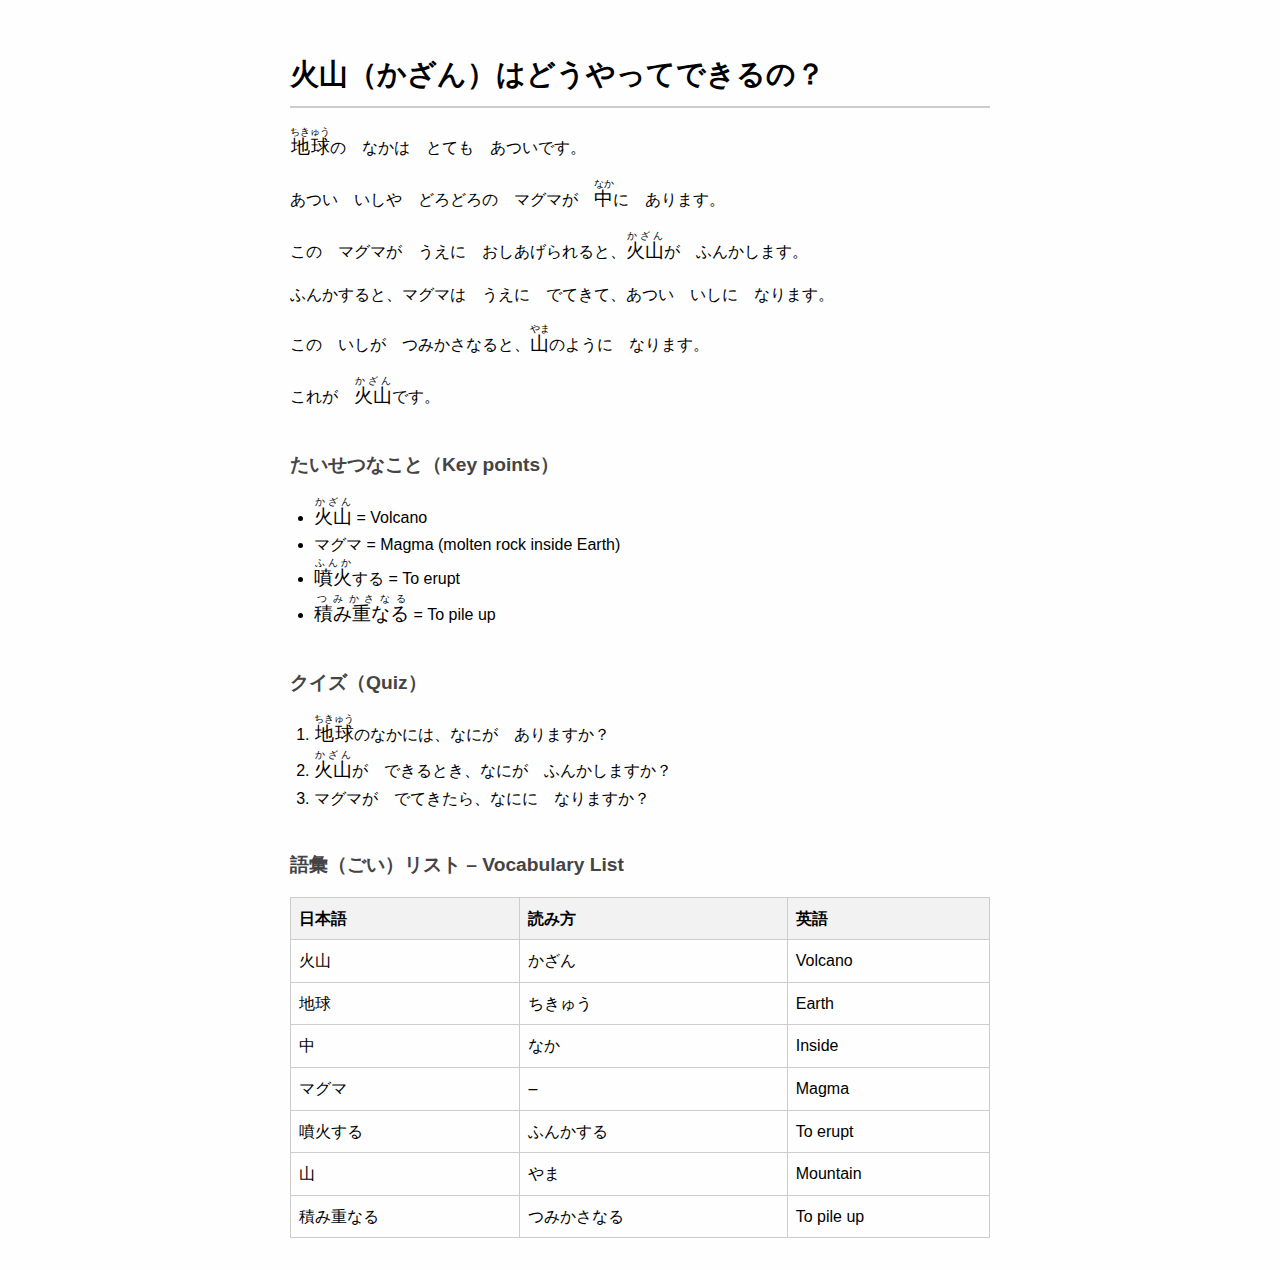
<file: posts/post_0402.html>
<!DOCTYPE html>
<html lang="ja">
<head>
  <meta charset="UTF-8">
  <title>火山（かざん）– Volcanoes</title>
  <style>
    body {
      font-family: sans-serif;
      line-height: 1.6;
      padding: 2em;
      max-width: 700px;
      margin: auto;
      background-color: #fefefe;
    }
    h1 {
      font-size: 1.8em;
      border-bottom: 2px solid #ccc;
      padding-bottom: 0.3em;
    }
    ruby {
      font-size: 1.2em;
    }
    .section-title {
      margin-top: 2em;
      font-weight: bold;
      font-size: 1.2em;
      color: #444;
    }
    ul, ol {
      padding-left: 1.5em;
    }
    table {
      width: 100%;
      border-collapse: collapse;
      margin-top: 1em;
    }
    th, td {
      border: 1px solid #ccc;
      padding: 0.5em;
      text-align: left;
    }
    th {
      background-color: #f2f2f2;
    }
  </style>
</head>
<body>

  <h1>火山（かざん）はどうやってできるの？</h1>
  <p><ruby>地球<rt>ちきゅう</rt></ruby>の　なかは　とても　あついです。</p>
  <p>あつい　いしや　どろどろの　マグマが　<ruby>中<rt>なか</rt></ruby>に　あります。</p>
  <p>この　マグマが　うえに　おしあげられると、<ruby>火山<rt>かざん</rt></ruby>が　ふんかします。</p>
  <p>ふんかすると、マグマは　うえに　でてきて、あつい　いしに　なります。</p>
  <p>この　いしが　つみかさなると、<ruby>山<rt>やま</rt></ruby>のように　なります。</p>
  <p>これが　<ruby>火山<rt>かざん</rt></ruby>です。</p>

  <div class="section-title">たいせつなこと（Key points）</div>
  <ul>
    <li><ruby>火山<rt>かざん</rt></ruby> = Volcano</li>
    <li>マグマ = Magma (molten rock inside Earth)</li>
    <li><ruby>噴火<rt>ふんか</rt></ruby>する = To erupt</li>
    <li><ruby>積み重なる<rt>つみかさなる</rt></ruby> = To pile up</li>
  </ul>

  <div class="section-title">クイズ（Quiz）</div>
  <ol>
    <li><ruby>地球<rt>ちきゅう</rt></ruby>のなかには、なにが　ありますか？</li>
    <li><ruby>火山<rt>かざん</rt></ruby>が　できるとき、なにが　ふんかしますか？</li>
    <li>マグマが　でてきたら、なにに　なりますか？</li>
  </ol>

  <div class="section-title">語彙（ごい）リスト – Vocabulary List</div>
  <table>
    <tr>
      <th>日本語</th>
      <th>読み方</th>
      <th>英語</th>
    </tr>
    <tr>
      <td>火山</td>
      <td>かざん</td>
      <td>Volcano</td>
    </tr>
    <tr>
      <td>地球</td>
      <td>ちきゅう</td>
      <td>Earth</td>
    </tr>
    <tr>
      <td>中</td>
      <td>なか</td>
      <td>Inside</td>
    </tr>
    <tr>
      <td>マグマ</td>
      <td>–</td>
      <td>Magma</td>
    </tr>
    <tr>
      <td>噴火する</td>
      <td>ふんかする</td>
      <td>To erupt</td>
    </tr>
    <tr>
      <td>山</td>
      <td>やま</td>
      <td>Mountain</td>
    </tr>
    <tr>
      <td>積み重なる</td>
      <td>つみかさなる</td>
      <td>To pile up</td>
    </tr>
  </table>

</body>
</html>
</file>
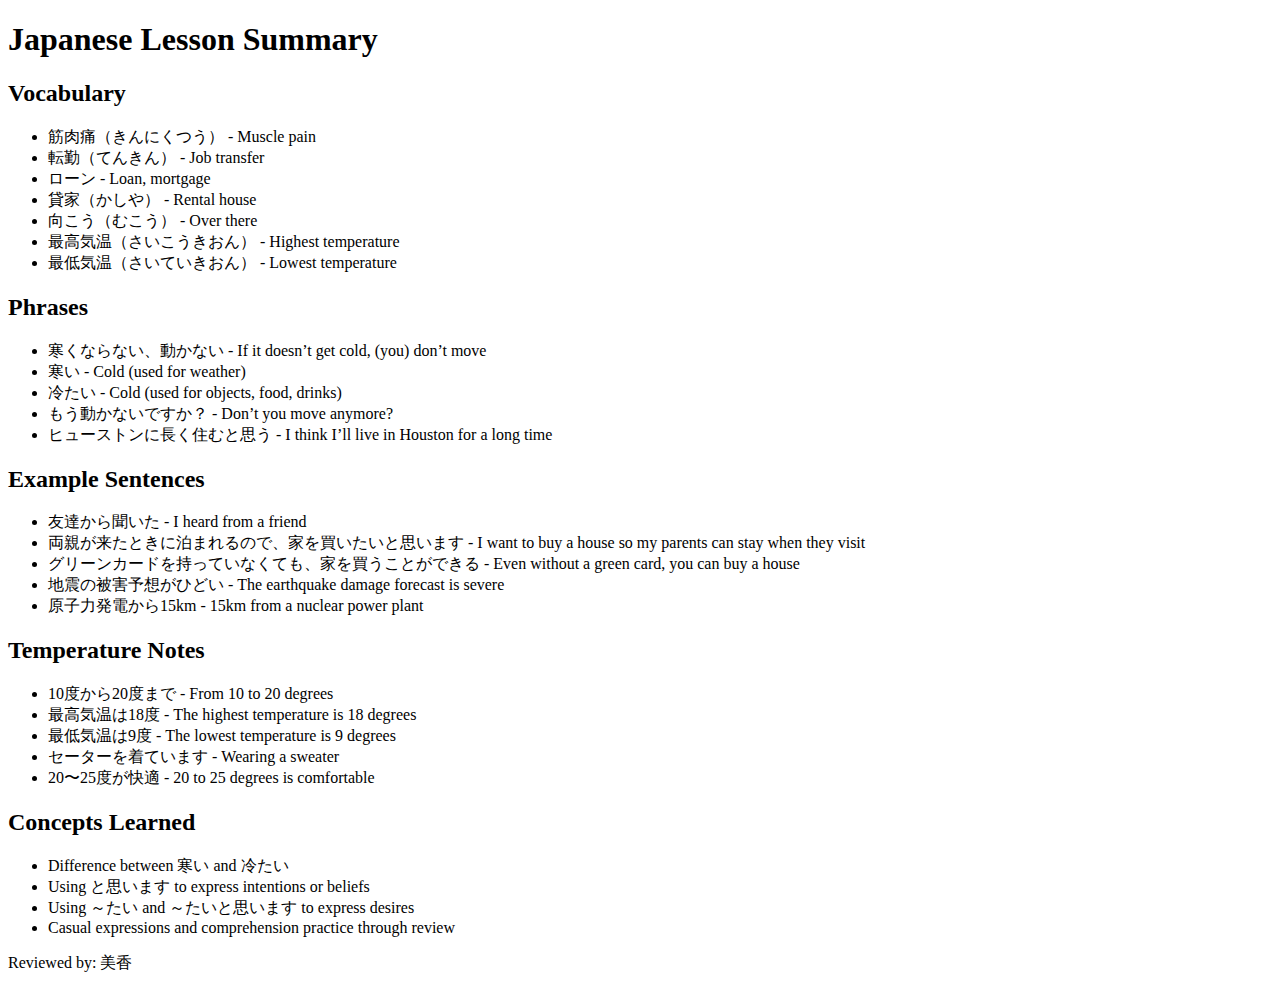
<file: posts/post_0407.html>
<!DOCTYPE html>
<html lang="en">
<head>
  <meta charset="UTF-8">
  <title>Japanese Lesson Summary</title>
</head>
<body>
  <h1>Japanese Lesson Summary</h1>

  <h2>Vocabulary</h2>
  <ul>
    <li>筋肉痛（きんにくつう） - Muscle pain</li>
    <li>転勤（てんきん） - Job transfer</li>
    <li>ローン - Loan, mortgage</li>
    <li>貸家（かしや） - Rental house</li>
    <li>向こう（むこう） - Over there</li>
    <li>最高気温（さいこうきおん） - Highest temperature</li>
    <li>最低気温（さいていきおん） - Lowest temperature</li>
  </ul>

  <h2>Phrases</h2>
  <ul>
    <li>寒くならない、動かない - If it doesn’t get cold, (you) don’t move</li>
    <li>寒い - Cold (used for weather)</li>
    <li>冷たい - Cold (used for objects, food, drinks)</li>
    <li>もう動かないですか？ - Don’t you move anymore?</li>
    <li>ヒューストンに長く住むと思う - I think I’ll live in Houston for a long time</li>
  </ul>

  <h2>Example Sentences</h2>
  <ul>
    <li>友達から聞いた - I heard from a friend</li>
    <li>両親が来たときに泊まれるので、家を買いたいと思います - I want to buy a house so my parents can stay when they visit</li>
    <li>グリーンカードを持っていなくても、家を買うことができる - Even without a green card, you can buy a house</li>
    <li>地震の被害予想がひどい - The earthquake damage forecast is severe</li>
    <li>原子力発電から15km - 15km from a nuclear power plant</li>
  </ul>

  <h2>Temperature Notes</h2>
  <ul>
    <li>10度から20度まで - From 10 to 20 degrees</li>
    <li>最高気温は18度 - The highest temperature is 18 degrees</li>
    <li>最低気温は9度 - The lowest temperature is 9 degrees</li>
    <li>セーターを着ています - Wearing a sweater</li>
    <li>20〜25度が快適 - 20 to 25 degrees is comfortable</li>
  </ul>

  <h2>Concepts Learned</h2>
  <ul>
    <li>Difference between 寒い and 冷たい</li>
    <li>Using と思います to express intentions or beliefs</li>
    <li>Using ～たい and ～たいと思います to express desires</li>
    <li>Casual expressions and comprehension practice through review</li>
  </ul>

  <p>Reviewed by: 美香</p>
</body>
</html>
</file>
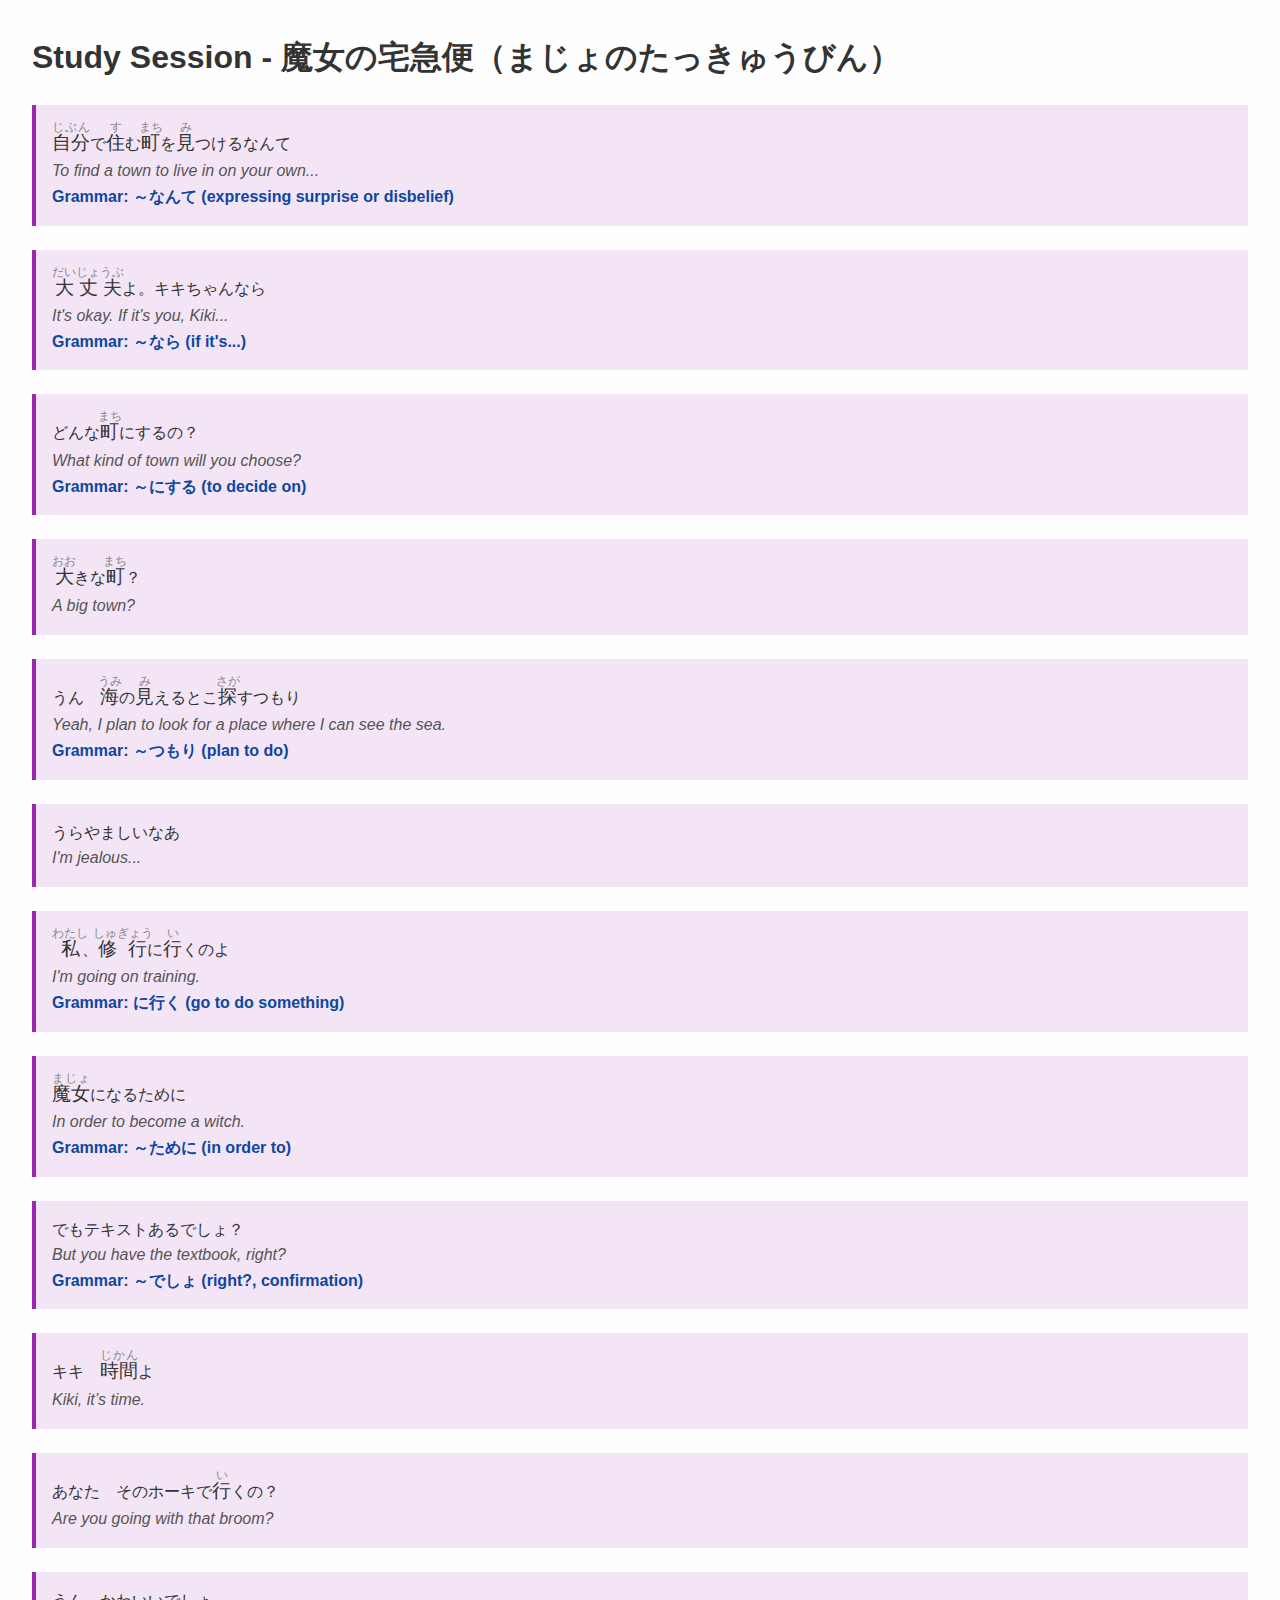
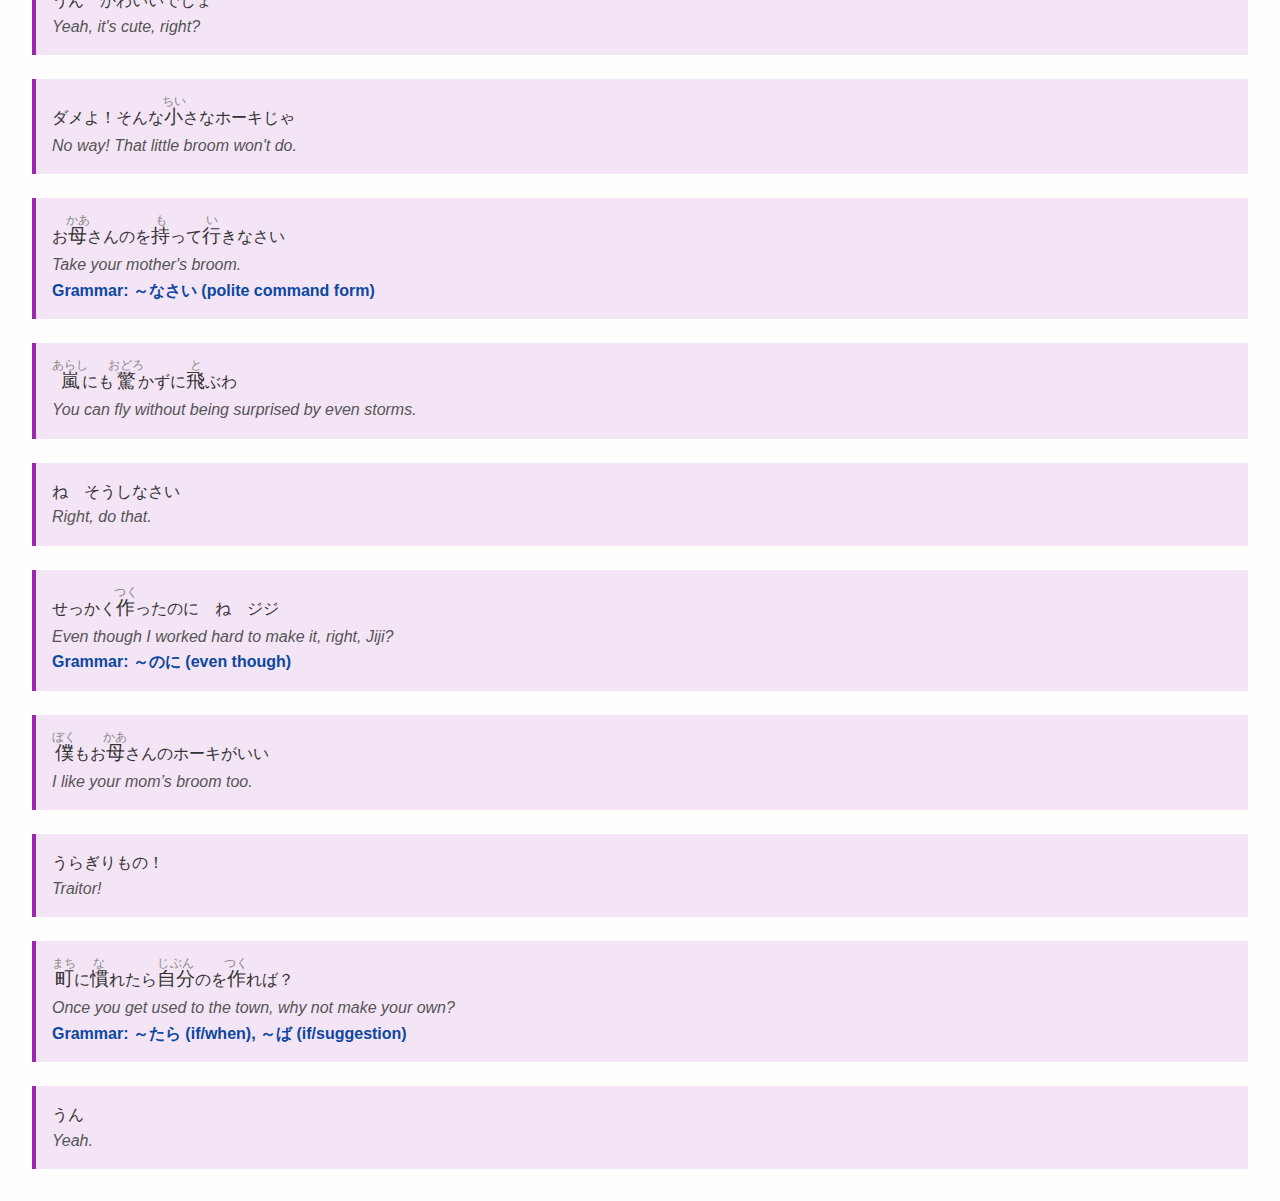
<file: posts/post_0408.html>
<!DOCTYPE html>
<html lang="ja">
<head>
  <meta charset="UTF-8">
  <title>Study Session - 魔女の宅急便</title>
  <style>
    body {
      font-family: "Arial", sans-serif;
      line-height: 1.6;
      background: #fefefe;
      margin: 2em;
      color: #333;
    }
    ruby {
      font-size: 1.2em;
    }
    rt {
      font-size: 0.6em;
      color: #888;
    }
    .line {
      margin-bottom: 1.5em;
      padding: 1em;
      border-left: 4px solid #9c27b0;
      background: #f3e5f5;
    }
    .translation {
      color: #555;
      font-style: italic;
    }
    .grammar {
      color: #0d47a1;
      font-weight: bold;
    }
  </style>
</head>
<body>

  <h1>Study Session - 魔女の宅急便（まじょのたっきゅうびん）</h1>

  <div class="line">
    <ruby>自分<rt>じぶん</rt></ruby>で<ruby>住<rt>す</rt></ruby>む<ruby>町<rt>まち</rt></ruby>を<ruby>見<rt>み</rt></ruby>つけるなんて  
    <div class="translation">To find a town to live in on your own...</div>
    <div class="grammar">Grammar: ～なんて (expressing surprise or disbelief)</div>
  </div>

  <div class="line">
    <ruby>大丈夫<rt>だいじょうぶ</rt></ruby>よ。キキちゃんなら  
    <div class="translation">It's okay. If it's you, Kiki...</div>
    <div class="grammar">Grammar: ～なら (if it's...)</div>
  </div>

  <div class="line">
    どんな<ruby>町<rt>まち</rt></ruby>にするの？  
    <div class="translation">What kind of town will you choose?</div>
    <div class="grammar">Grammar: ～にする (to decide on)</div>
  </div>

  <div class="line">
    <ruby>大<rt>おお</rt></ruby>きな<ruby>町<rt>まち</rt></ruby>？  
    <div class="translation">A big town?</div>
  </div>

  <div class="line">
    うん　<ruby>海<rt>うみ</rt></ruby>の<ruby>見<rt>み</rt></ruby>えるとこ<ruby>探<rt>さが</rt></ruby>すつもり  
    <div class="translation">Yeah, I plan to look for a place where I can see the sea.</div>
    <div class="grammar">Grammar: ～つもり (plan to do)</div>
  </div>

  <div class="line">
    うらやましいなあ  
    <div class="translation">I'm jealous...</div>
  </div>

  <div class="line">
    <ruby>私<rt>わたし</rt></ruby>、<ruby>修行<rt>しゅぎょう</rt></ruby>に<ruby>行<rt>い</rt></ruby>くのよ  
    <div class="translation">I'm going on training.</div>
    <div class="grammar">Grammar: に行く (go to do something)</div>
  </div>

  <div class="line">
    <ruby>魔女<rt>まじょ</rt></ruby>になるために  
    <div class="translation">In order to become a witch.</div>
    <div class="grammar">Grammar: ～ために (in order to)</div>
  </div>

  <div class="line">
    でもテキストあるでしょ？  
    <div class="translation">But you have the textbook, right?</div>
    <div class="grammar">Grammar: ～でしょ (right?, confirmation)</div>
  </div>

  <div class="line">
    キキ　<ruby>時間<rt>じかん</rt></ruby>よ  
    <div class="translation">Kiki, it’s time.</div>
  </div>

  <div class="line">
    あなた　そのホーキで<ruby>行<rt>い</rt></ruby>くの？  
    <div class="translation">Are you going with that broom?</div>
  </div>

  <div class="line">
    うん　かわいいでしょ  
    <div class="translation">Yeah, it's cute, right?</div>
  </div>

  <div class="line">
    ダメよ！そんな<ruby>小<rt>ちい</rt></ruby>さなホーキじゃ  
    <div class="translation">No way! That little broom won't do.</div>
  </div>

  <div class="line">
    お<ruby>母<rt>かあ</rt></ruby>さんのを<ruby>持<rt>も</rt></ruby>って<ruby>行<rt>い</rt></ruby>きなさい  
    <div class="translation">Take your mother's broom.</div>
    <div class="grammar">Grammar: ～なさい (polite command form)</div>
  </div>

  <div class="line">
    <ruby>嵐<rt>あらし</rt></ruby>にも<ruby>驚<rt>おどろ</rt></ruby>かずに<ruby>飛<rt>と</rt></ruby>ぶわ  
    <div class="translation">You can fly without being surprised by even storms.</div>
  </div>

  <div class="line">
    ね　そうしなさい  
    <div class="translation">Right, do that.</div>
  </div>

  <div class="line">
    せっかく<ruby>作<rt>つく</rt></ruby>ったのに　ね　ジジ  
    <div class="translation">Even though I worked hard to make it, right, Jiji?</div>
    <div class="grammar">Grammar: ～のに (even though)</div>
  </div>

  <div class="line">
    <ruby>僕<rt>ぼく</rt></ruby>もお<ruby>母<rt>かあ</rt></ruby>さんのホーキがいい  
    <div class="translation">I like your mom’s broom too.</div>
  </div>

  <div class="line">
    うらぎりもの！  
    <div class="translation">Traitor!</div>
  </div>

  <div class="line">
    <ruby>町<rt>まち</rt></ruby>に<ruby>慣<rt>な</rt></ruby>れたら<ruby>自分<rt>じぶん</rt></ruby>のを<ruby>作<rt>つく</rt></ruby>れば？  
    <div class="translation">Once you get used to the town, why not make your own?</div>
    <div class="grammar">Grammar: ～たら (if/when), ～ば (if/suggestion)</div>
  </div>

  <div class="line">
    うん  
    <div class="translation">Yeah.</div>
  </div>

</body>
</html>
</file>
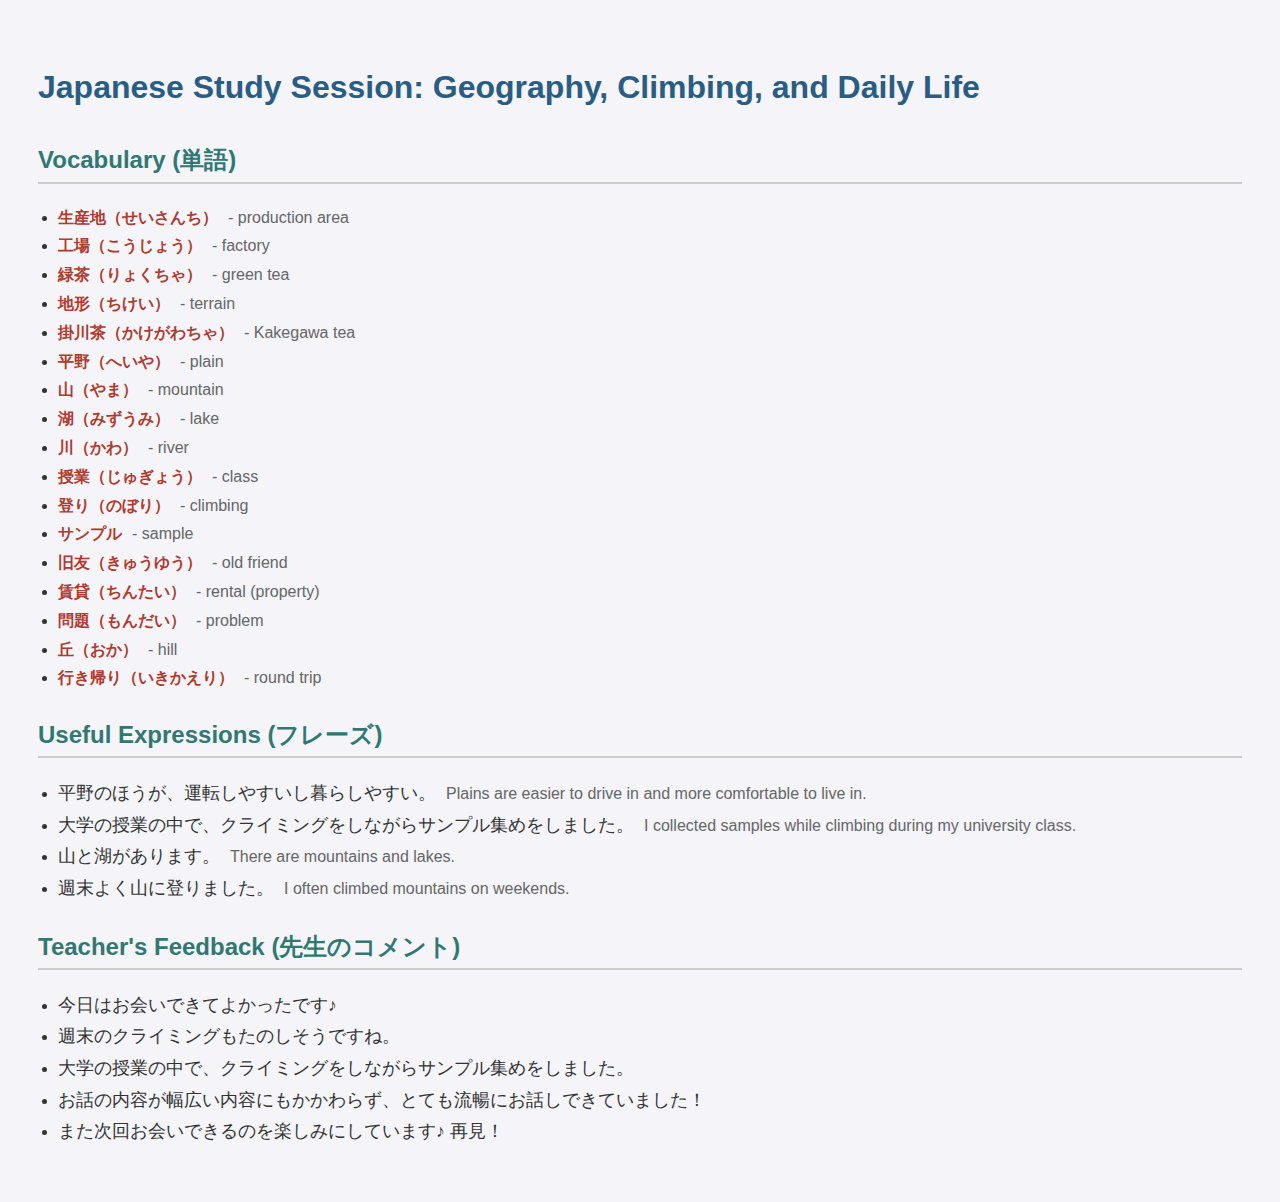
<file: posts/post_0415.html>
<!DOCTYPE html>
<html lang="ja">
<head>
  <meta charset="UTF-8">
  <title>Japanese Learning Session - Geography & Climbing</title>
  <style>
    body {
      font-family: 'Arial', sans-serif;
      background-color: #f4f4f9;
      padding: 30px;
      color: #333;
      line-height: 1.8;
    }
    h1 {
      color: #2a5d84;
    }
    h2 {
      color: #317873;
      border-bottom: 2px solid #ccc;
    }
    ul {
      padding-left: 20px;
    }
    .word {
      font-weight: bold;
      color: #b03a2e;
    }
    .jp {
      font-size: 1.1em;
    }
    .en {
      color: #666;
      margin-left: 10px;
    }
  </style>
</head>
<body>

<h1>Japanese Study Session: Geography, Climbing, and Daily Life</h1>

<h2>Vocabulary (単語)</h2>
<ul>
  <li><span class="word">生産地（せいさんち）</span><span class="en">- production area</span></li>
  <li><span class="word">工場（こうじょう）</span><span class="en">- factory</span></li>
  <li><span class="word">緑茶（りょくちゃ）</span><span class="en">- green tea</span></li>
  <li><span class="word">地形（ちけい）</span><span class="en">- terrain</span></li>
  <li><span class="word">掛川茶（かけがわちゃ）</span><span class="en">- Kakegawa tea</span></li>
  <li><span class="word">平野（へいや）</span><span class="en">- plain</span></li>
  <li><span class="word">山（やま）</span><span class="en">- mountain</span></li>
  <li><span class="word">湖（みずうみ）</span><span class="en">- lake</span></li>
  <li><span class="word">川（かわ）</span><span class="en">- river</span></li>
  <li><span class="word">授業（じゅぎょう）</span><span class="en">- class</span></li>
  <li><span class="word">登り（のぼり）</span><span class="en">- climbing</span></li>
  <li><span class="word">サンプル</span><span class="en">- sample</span></li>
  <li><span class="word">旧友（きゅうゆう）</span><span class="en">- old friend</span></li>
  <li><span class="word">賃貸（ちんたい）</span><span class="en">- rental (property)</span></li>
  <li><span class="word">問題（もんだい）</span><span class="en">- problem</span></li>
  <li><span class="word">丘（おか）</span><span class="en">- hill</span></li>
  <li><span class="word">行き帰り（いきかえり）</span><span class="en">- round trip</span></li>
</ul>

<h2>Useful Expressions (フレーズ)</h2>
<ul>
  <li><span class="jp">平野のほうが、運転しやすいし暮らしやすい。</span><span class="en">Plains are easier to drive in and more comfortable to live in.</span></li>
  <li><span class="jp">大学の授業の中で、クライミングをしながらサンプル集めをしました。</span><span class="en">I collected samples while climbing during my university class.</span></li>
  <li><span class="jp">山と湖があります。</span><span class="en">There are mountains and lakes.</span></li>
  <li><span class="jp">週末よく山に登りました。</span><span class="en">I often climbed mountains on weekends.</span></li>
</ul>

<h2>Teacher's Feedback (先生のコメント)</h2>
<ul>
  <li><span class="jp">今日はお会いできてよかったです♪</span></li>
  <li><span class="jp">週末のクライミングもたのしそうですね。</span></li>
  <li><span class="jp">大学の授業の中で、クライミングをしながらサンプル集めをしました。</span></li>
  <li><span class="jp">お話の内容が幅広い内容にもかかわらず、とても流暢にお話しできていました！</span></li>
  <li><span class="jp">また次回お会いできるのを楽しみにしています♪ 再見！</span></li>
</ul>

</body>
</html>
</file>
<file: style.css>
body {
    font-family: Arial, sans-serif;
    margin: 0;
    padding: 0;
    background-color: #f5f5f5;
}
header {
    background-color: #8B0000;
    color: white;
    padding: 20px;
    text-align: center;
}
main {
    width: 80%;
    margin: auto;
    padding: 20px;
    background: white;
}
article {
    border-bottom: 1px solid #ccc;
    padding: 10px 0;
}
article h2 a {
    text-decoration: none;
    color: #333;
}
footer {
    text-align: center;
    padding: 10px;
    background: #8B0000;
    color: white;
    margin-top: 20px;
}
</file>
